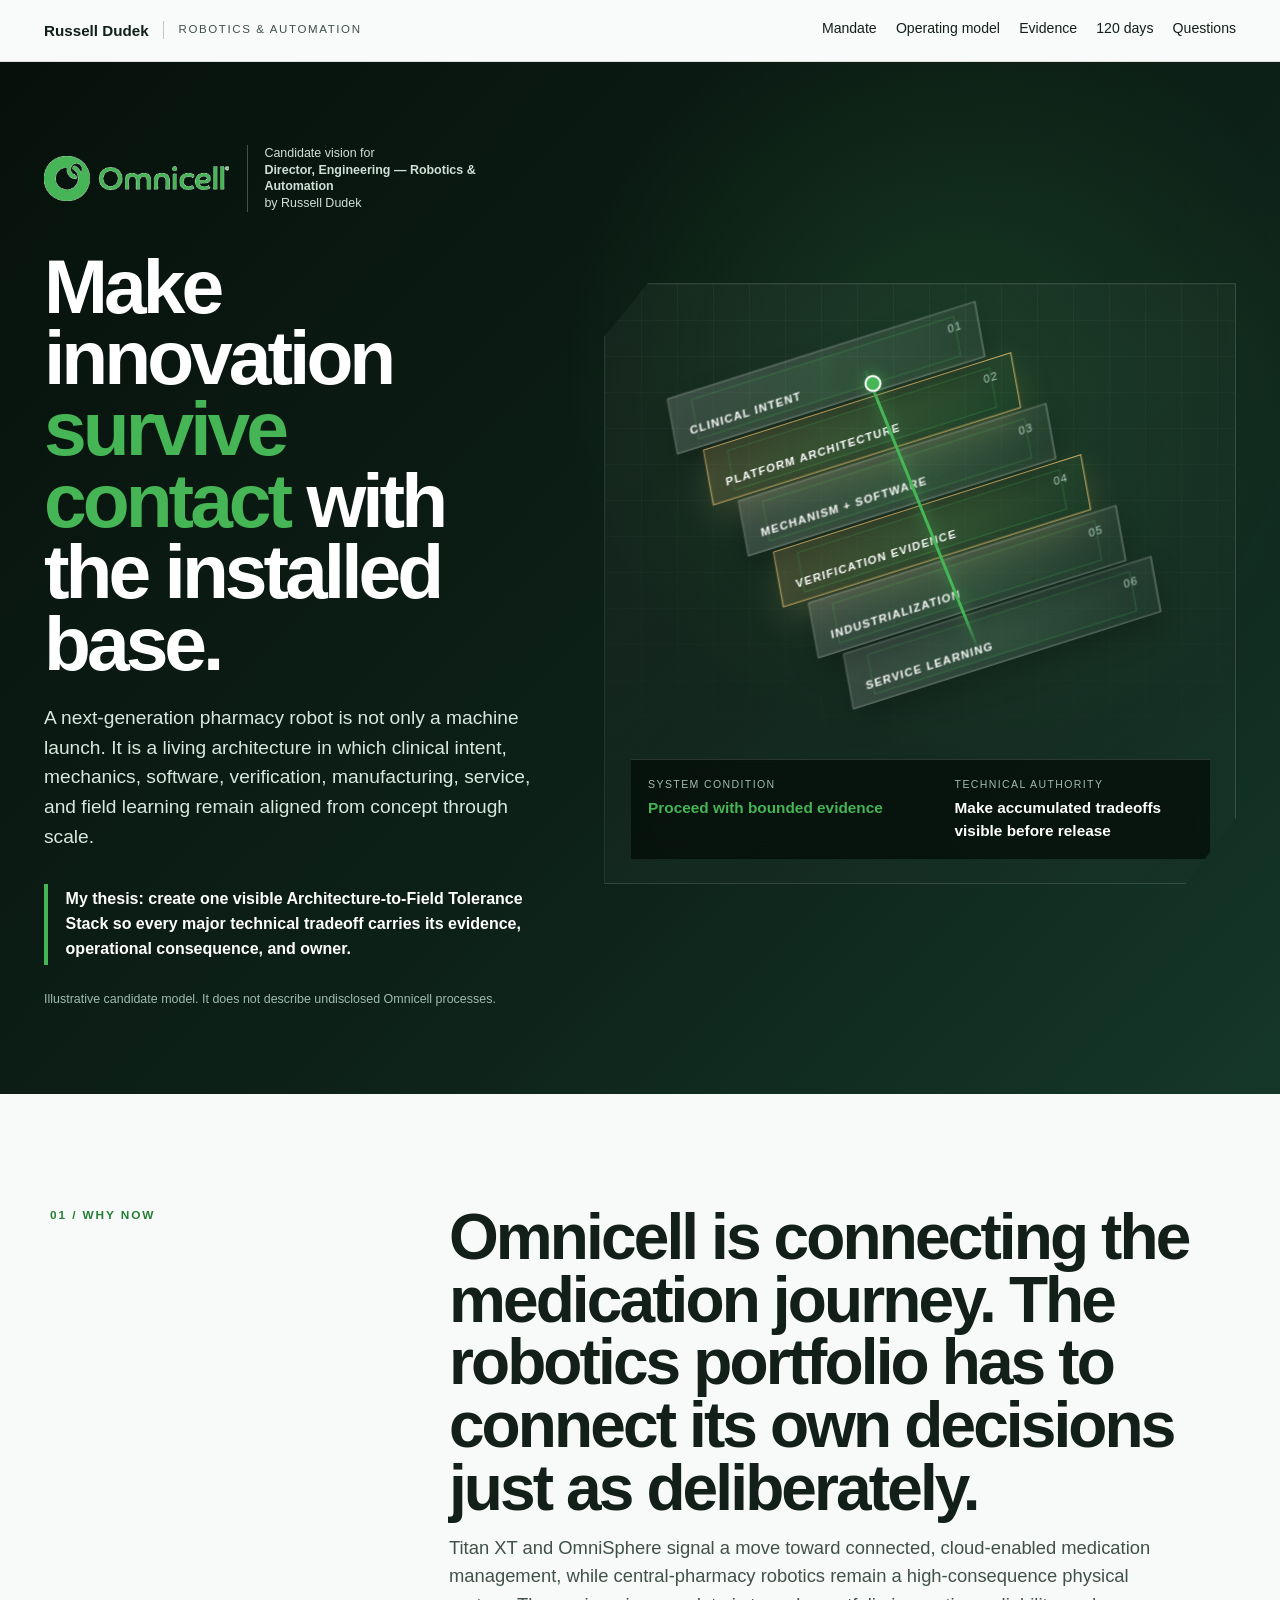
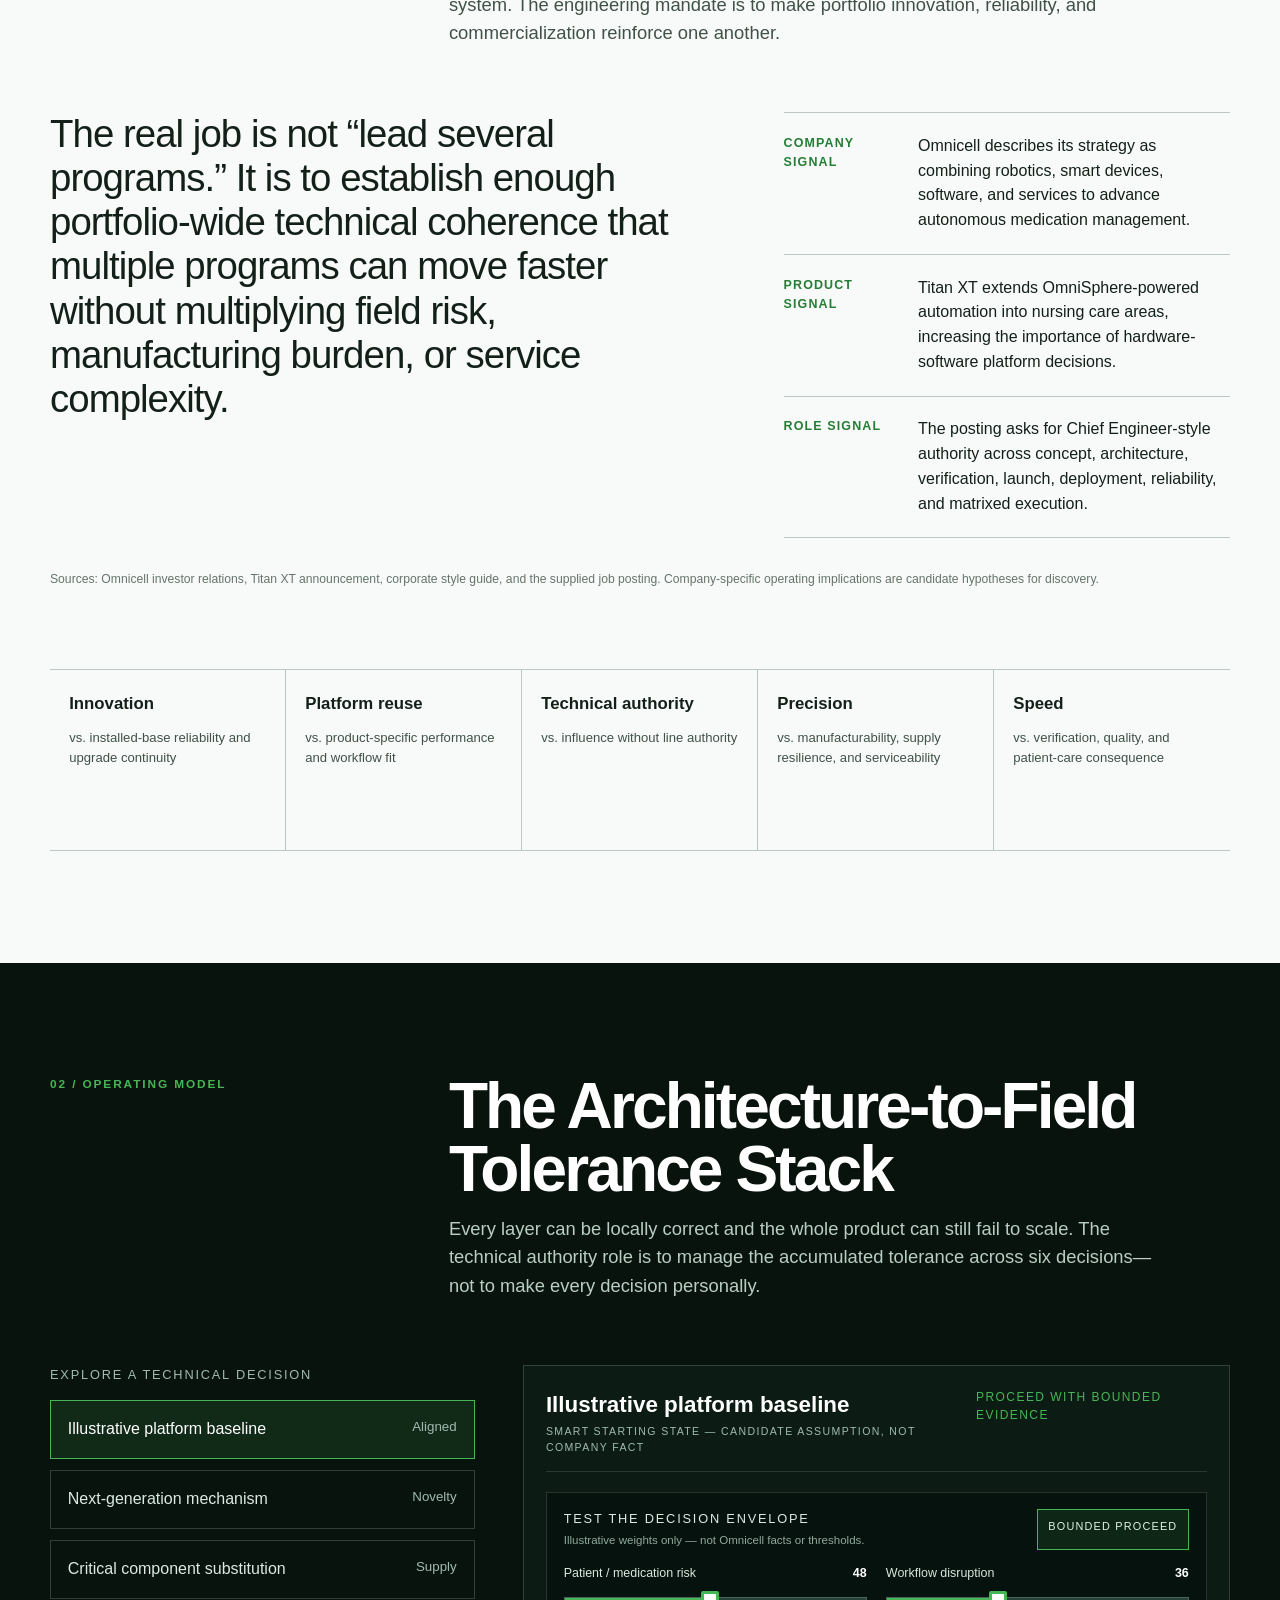
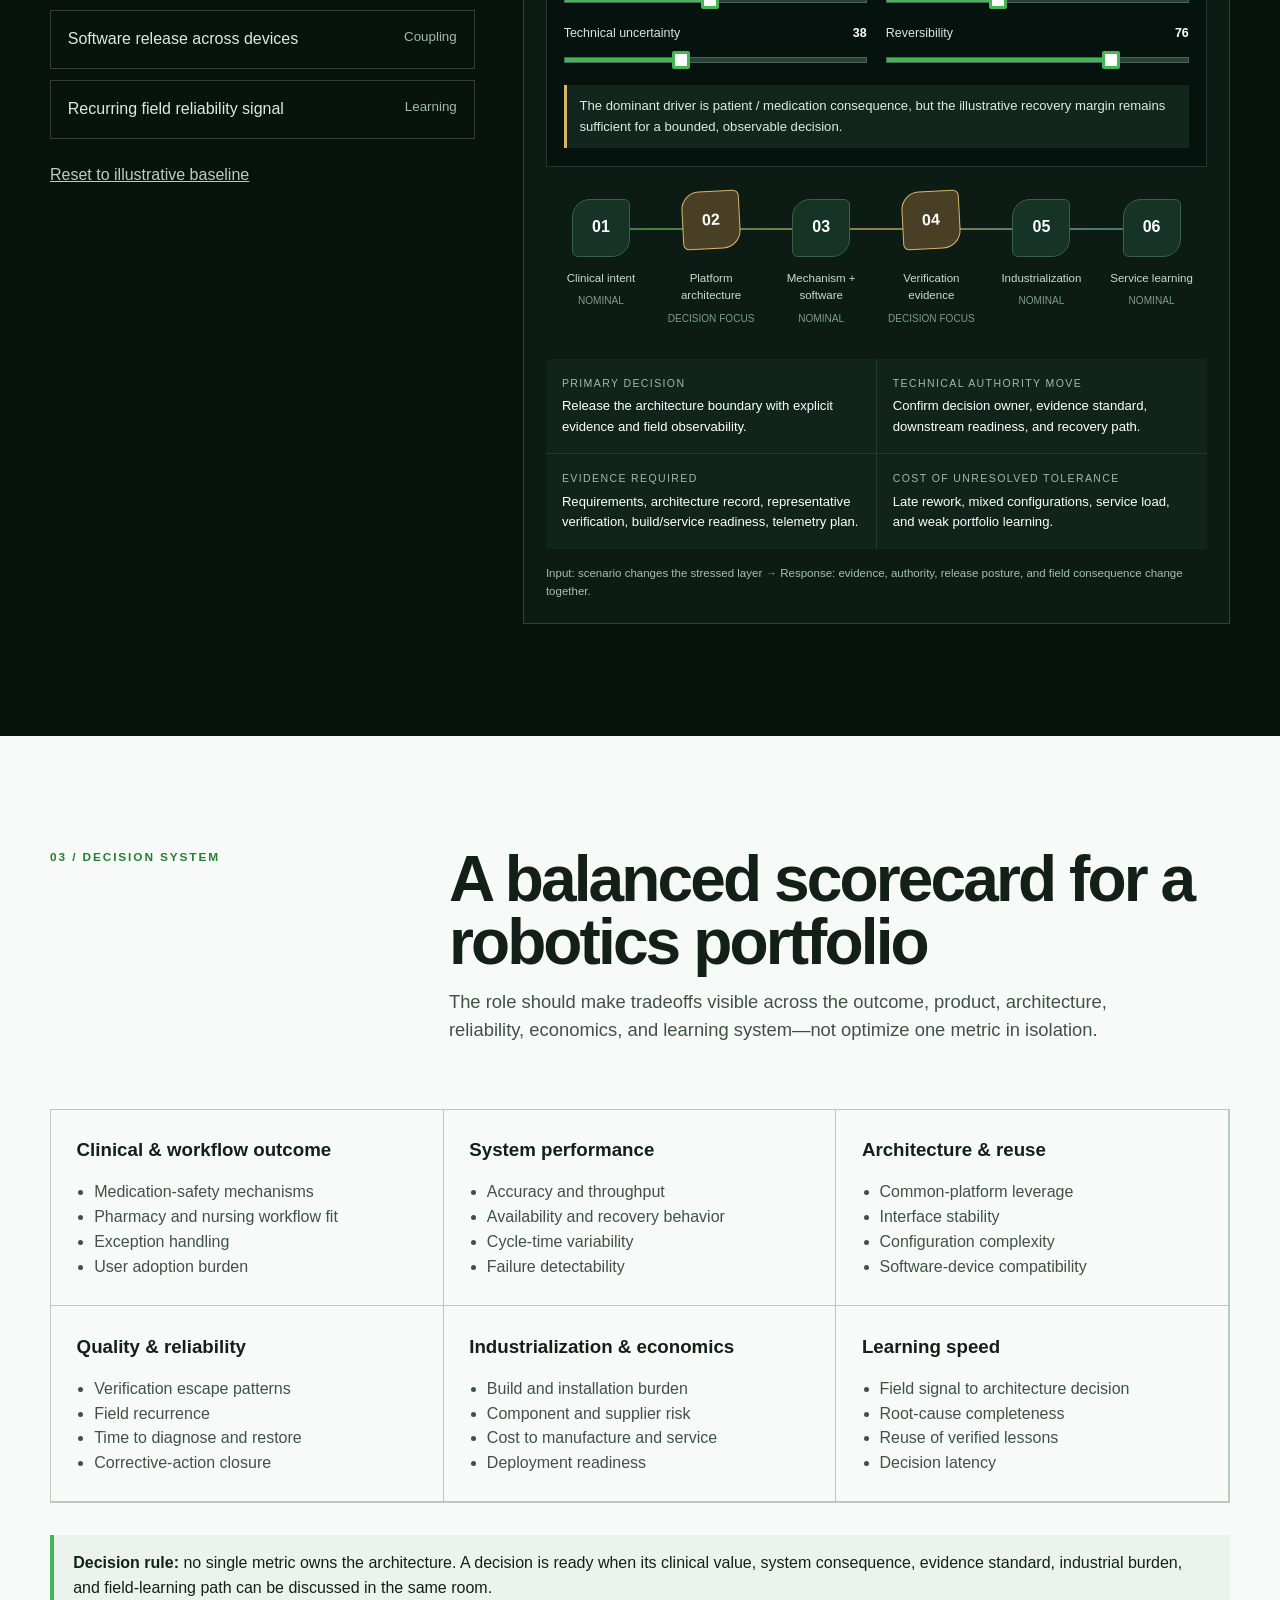
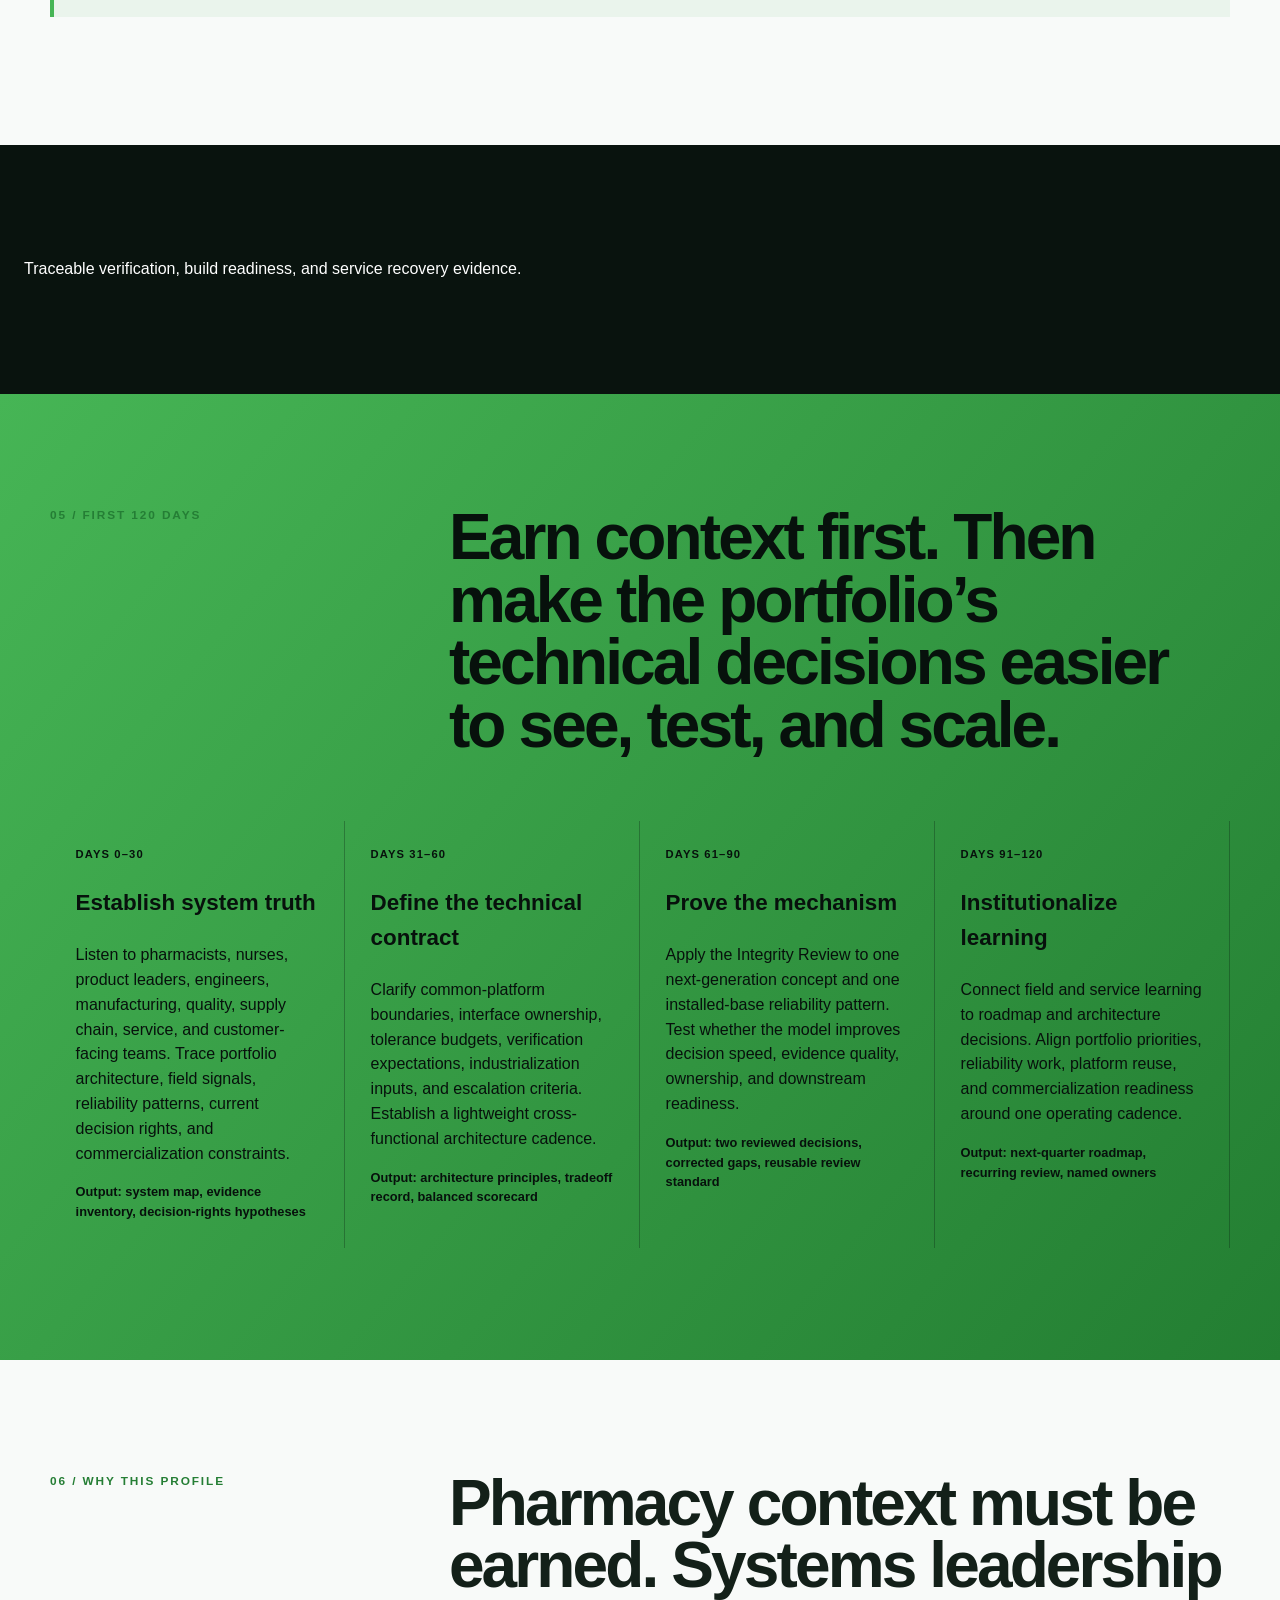
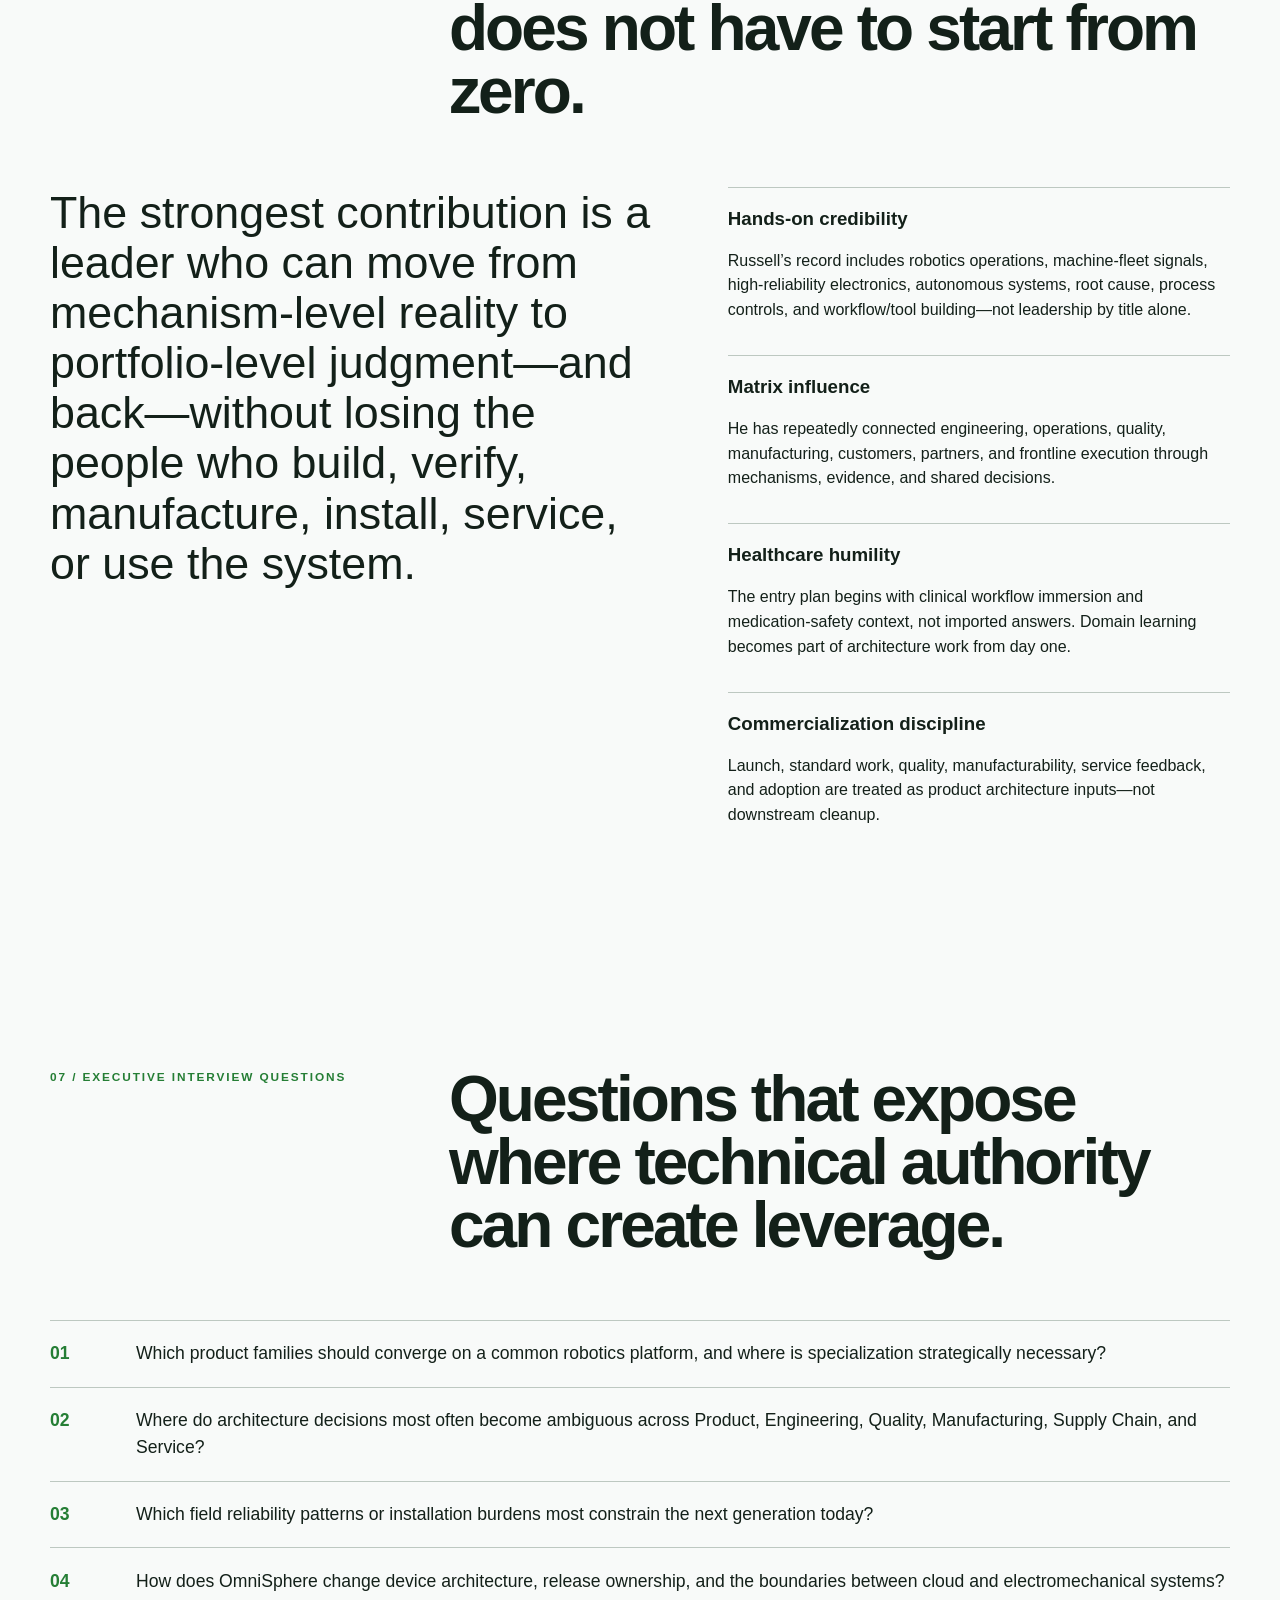
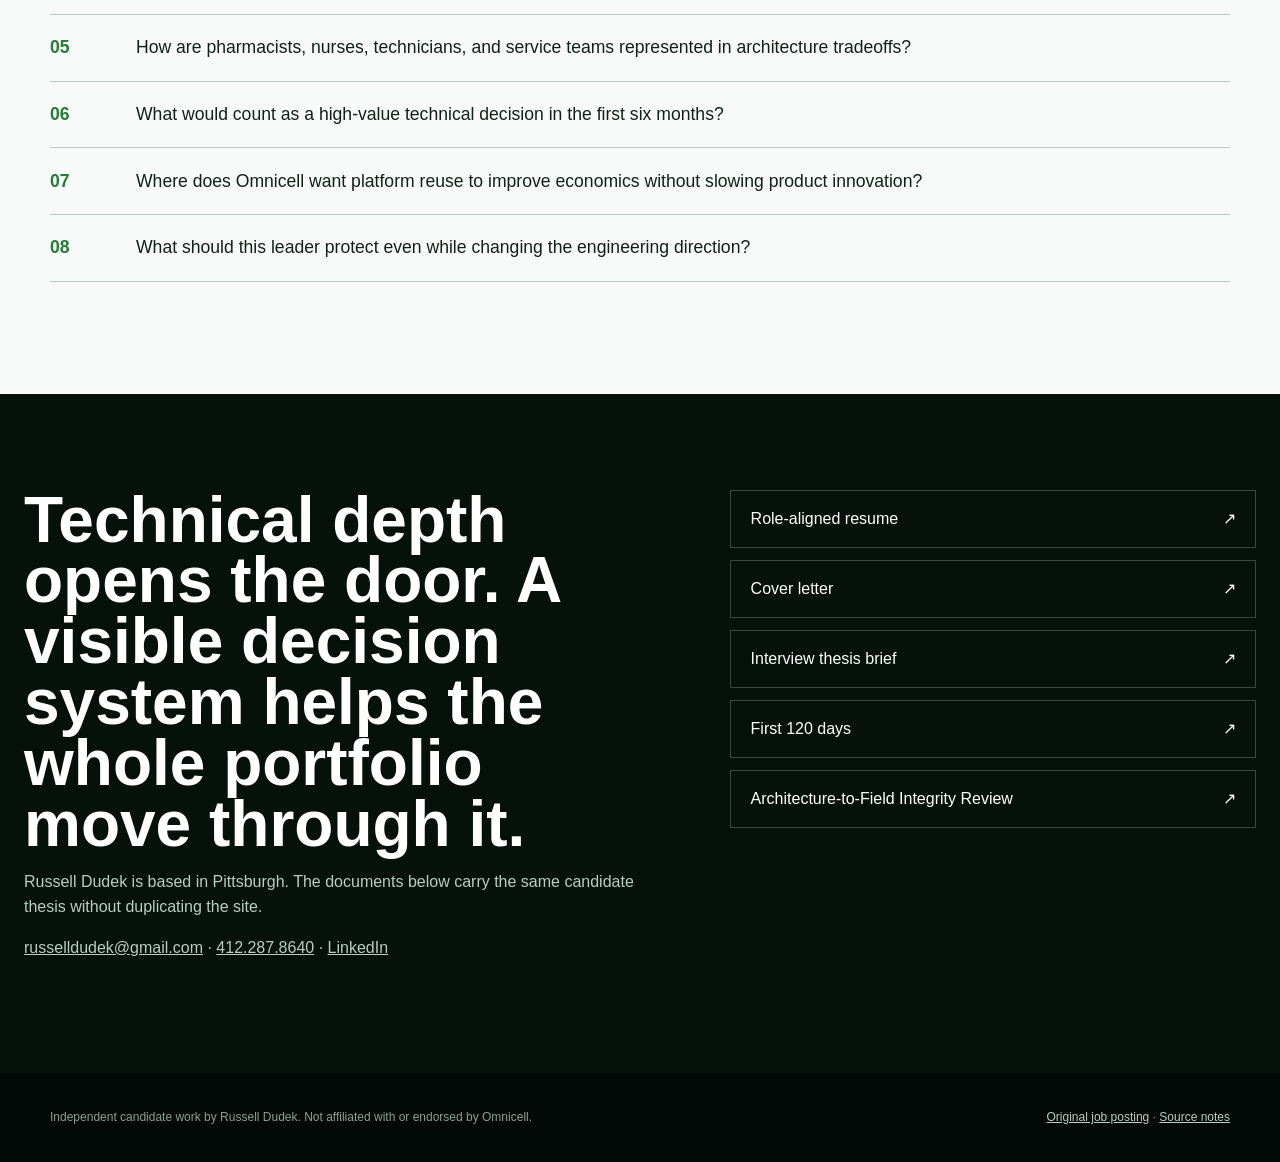
<file: index.html>
<!DOCTYPE html>

<html lang="en"><head><meta charset="utf-8"/><meta content="width=device-width,initial-scale=1" name="viewport"/><title>Russell Dudek | Omnicell Robotics &amp; Automation Candidate Vision</title><meta content="Independent candidate vision for Omnicell Director, Engineering – Robotics &amp; Automation by Russell Dudek." name="description"/><link href="assets/brand/omnicell-logo.svg" rel="icon"/><link href="styles.css" rel="stylesheet"/></head>
<body id="top"><a class="skip-link" href="#main">Skip to content</a><nav class="site-nav"><div class="nav-inner"><a class="nav-brand" href="#top"><strong>Russell Dudek</strong><span>Robotics &amp; Automation</span></a><div class="nav-links"><a href="#tension">Mandate</a><a href="#model">Operating model</a><a href="#evidence">Evidence</a><a href="#entry">120 days</a><a href="#questions">Questions</a></div></div></nav><main id="main">
<section class="hero"><div class="hero-grid"><div><div class="company-lockup"><img alt="Omnicell" src="assets/brand/omnicell-logo.svg"/><div class="independent">Candidate vision for<br/><strong>Director, Engineering — Robotics &amp; Automation</strong><br/>by Russell Dudek</div></div><div aria-label="Compact animated architecture-to-field stack" class="mobile-stack-preview"><span>Clinical</span><span>Architecture</span><span>Mechanism</span><span>Evidence</span><span>Scale</span><span>Field</span><i aria-hidden="true"></i></div><h1>Make innovation <em>survive contact</em> with the installed base.</h1><p class="hero-lede">A next-generation pharmacy robot is not only a machine launch. It is a living architecture in which clinical intent, mechanics, software, verification, manufacturing, service, and field learning remain aligned from concept through scale.</p><p class="hero-thesis">My thesis: create one visible Architecture-to-Field Tolerance Stack so every major technical tradeoff carries its evidence, operational consequence, and owner.</p><p class="hero-note">Illustrative candidate model. It does not describe undisclosed Omnicell processes.</p></div>
<div aria-label="Animated exploded architecture-to-field tolerance stack" class="assembly-wrap"><div class="assembly-frame"><div class="assembly-grid"></div><div class="stack-stage" data-motion="architecture-assembly" id="hero-stack"><div class="axis"></div>
<div class="module" data-i="1" data-index="01"><span>Clinical intent</span></div><div class="module" data-i="2" data-index="02"><span>Platform architecture</span></div><div class="module" data-i="3" data-index="03"><span>Mechanism + software</span></div><div class="module" data-i="4" data-index="04"><span>Verification evidence</span></div><div class="module" data-i="5" data-index="05"><span>Industrialization</span></div><div class="module" data-i="6" data-index="06"><span>Service learning</span></div><div aria-hidden="true" class="alignment-scan"><span>evidence sweep</span></div></div><div class="tolerance-readout"><div><div class="readout-label">System condition</div><div class="readout-value readout-state">Aligned for an evidence-backed decision</div></div><div><div class="readout-label">Technical authority</div><div class="readout-value">Make accumulated tradeoffs visible before release</div></div></div></div></div></div></section>
<section class="section" id="tension"><div class="section-inner"><div class="section-header"><div class="section-number">01 / Why now</div><div><h2>Omnicell is connecting the medication journey. The robotics portfolio has to connect its own decisions just as deliberately.</h2><p class="section-intro">Titan XT and OmniSphere signal a move toward connected, cloud-enabled medication management, while central-pharmacy robotics remain a high-consequence physical system. The engineering mandate is to make portfolio innovation, reliability, and commercialization reinforce one another.</p></div></div><div class="moment-layout"><p class="moment-statement">The real job is not “lead several programs.” It is to establish enough portfolio-wide technical coherence that multiple programs can move faster without multiplying field risk, manufacturing burden, or service complexity.</p><div class="moment-lines"><div class="moment-line"><strong>Company signal</strong><p>Omnicell describes its strategy as combining robotics, smart devices, software, and services to advance autonomous medication management.</p></div><div class="moment-line"><strong>Product signal</strong><p>Titan XT extends OmniSphere-powered automation into nursing care areas, increasing the importance of hardware-software platform decisions.</p></div><div class="moment-line"><strong>Role signal</strong><p>The posting asks for Chief Engineer-style authority across concept, architecture, verification, launch, deployment, reliability, and matrixed execution.</p></div></div></div><p class="source-note">Sources: Omnicell investor relations, Titan XT announcement, corporate style guide, and the supplied job posting. Company-specific operating implications are candidate hypotheses for discovery.</p>
<div class="tensions"><div class="tension"><b>Innovation</b><span>vs. installed-base reliability and upgrade continuity</span></div><div class="tension"><b>Platform reuse</b><span>vs. product-specific performance and workflow fit</span></div><div class="tension"><b>Technical authority</b><span>vs. influence without line authority</span></div><div class="tension"><b>Precision</b><span>vs. manufacturability, supply resilience, and serviceability</span></div><div class="tension"><b>Speed</b><span>vs. verification, quality, and patient-care consequence</span></div></div></div></section>
<section class="section dark" id="model"><div class="section-inner"><div class="section-header"><div class="section-number">02 / Operating model</div><div><h2>The Architecture-to-Field Tolerance Stack</h2><p class="section-intro">Every layer can be locally correct and the whole product can still fail to scale. The technical authority role is to manage the accumulated tolerance across six decisions—not to make every decision personally.</p></div></div><div class="model-layout"><div class="scenario-controls"><div class="control-heading">Explore a technical decision</div><div aria-label="Tolerance stack scenarios" class="scenario-list" role="group"><button aria-pressed="true" class="scenario-button" data-scenario="baseline"><span>Illustrative platform baseline</span><small>Aligned</small></button><button aria-pressed="false" class="scenario-button" data-scenario="mechanism"><span>Next-generation mechanism</span><small>Novelty</small></button><button aria-pressed="false" class="scenario-button" data-scenario="supply"><span>Critical component substitution</span><small>Supply</small></button><button aria-pressed="false" class="scenario-button" data-scenario="software"><span>Software release across devices</span><small>Coupling</small></button><button aria-pressed="false" class="scenario-button" data-scenario="field"><span>Recurring field reliability signal</span><small>Learning</small></button></div><button class="reset-button" id="reset-scenario">Reset to illustrative baseline</button></div>
<div aria-live="polite" class="integrity-canvas"><div class="canvas-top"><div><div class="canvas-title" id="scenario-title">Illustrative platform baseline</div><div class="readout-label">Smart starting state — candidate assumption, not company fact</div></div><div class="canvas-status" id="scenario-status">Proceed with bounded evidence</div></div><div aria-labelledby="tolerance-control-title" class="tolerance-controls">
<div class="tolerance-control-head">
<div>
<div class="control-heading" id="tolerance-control-title">Test the decision envelope</div>
<p>Illustrative weights only — not Omnicell facts or thresholds.</p>
</div>
<div class="decision-badge" id="decision-badge">Bounded proceed</div>
</div>
<div class="slider-grid">
<label class="tolerance-slider" for="risk-patient">
<span>Patient / medication risk</span><output for="risk-patient" id="value-patient">48</output>
<input id="risk-patient" max="100" min="0" name="patient" step="1" type="range" value="48"/>
</label>
<label class="tolerance-slider" for="risk-workflow">
<span>Workflow disruption</span><output for="risk-workflow" id="value-workflow">36</output>
<input id="risk-workflow" max="100" min="0" name="workflow" step="1" type="range" value="36"/>
</label>
<label class="tolerance-slider" for="risk-uncertainty">
<span>Technical uncertainty</span><output for="risk-uncertainty" id="value-uncertainty">38</output>
<input id="risk-uncertainty" max="100" min="0" name="uncertainty" step="1" type="range" value="38"/>
</label>
<label class="tolerance-slider" for="risk-reversibility">
<span>Reversibility</span><output for="risk-reversibility" id="value-reversibility">76</output>
<input id="risk-reversibility" max="100" min="0" name="reversibility" step="1" type="range" value="76"/>
</label>
</div>
<div class="decision-summary" id="decision-summary" role="status">The illustrative baseline supports a bounded decision because consequence and uncertainty remain below the available recovery margin.</div>
</div><div class="tolerance-chain" id="tolerance-chain"><div class="chain-item" data-part="clinical"><div class="chain-node">01</div><div class="chain-name">Clinical intent</div><div class="chain-state">Defined</div></div><div class="chain-item" data-part="architecture"><div class="chain-node">02</div><div class="chain-name">Platform architecture</div><div class="chain-state">Bounded</div></div><div class="chain-item" data-part="mechanism"><div class="chain-node">03</div><div class="chain-name">Mechanism + software</div><div class="chain-state">Integrated</div></div><div class="chain-item" data-part="verification"><div class="chain-node">04</div><div class="chain-name">Verification evidence</div><div class="chain-state">Sufficient</div></div><div class="chain-item" data-part="industrial"><div class="chain-node">05</div><div class="chain-name">Industrialization</div><div class="chain-state">Ready</div></div><div class="chain-item" data-part="field"><div class="chain-node">06</div><div class="chain-name">Service learning</div><div class="chain-state">Closed loop</div></div></div><div class="canvas-details"><div><div class="readout-label">Primary decision</div><div class="detail-value" id="primary-decision">Release the architecture boundary with explicit evidence and field observability.</div></div><div><div class="readout-label">Technical authority move</div><div class="detail-value" id="authority-move">Confirm decision owner, evidence standard, downstream readiness, and recovery path.</div></div><div><div class="readout-label">Evidence required</div><div class="detail-value" id="evidence-required">Requirements, architecture record, representative verification, build/service readiness, telemetry plan.</div></div><div><div class="readout-label">Cost of unresolved tolerance</div><div class="detail-value" id="cost-inaction">Late rework, mixed configurations, service load, and weak portfolio learning.</div></div></div><div class="causal-note"><span>Input:</span> scenario changes the stressed layer <b>→</b> <span>Response:</span> evidence, authority, release posture, and field consequence change together.</div></div></div></div></section>
<section class="section"><div class="section-inner"><div class="section-header"><div class="section-number">03 / Decision system</div><div><h2>A balanced scorecard for a robotics portfolio</h2><p class="section-intro">The role should make tradeoffs visible across the outcome, product, architecture, reliability, economics, and learning system—not optimize one metric in isolation.</p></div></div><div class="scorecard"><div class="score-domain"><h3>Clinical &amp; workflow outcome</h3><ul><li>Medication-safety mechanisms</li><li>Pharmacy and nursing workflow fit</li><li>Exception handling</li><li>User adoption burden</li></ul></div><div class="score-domain"><h3>System performance</h3><ul><li>Accuracy and throughput</li><li>Availability and recovery behavior</li><li>Cycle-time variability</li><li>Failure detectability</li></ul></div><div class="score-domain"><h3>Architecture &amp; reuse</h3><ul><li>Common-platform leverage</li><li>Interface stability</li><li>Configuration complexity</li><li>Software-device compatibility</li></ul></div><div class="score-domain"><h3>Quality &amp; reliability</h3><ul><li>Verification escape patterns</li><li>Field recurrence</li><li>Time to diagnose and restore</li><li>Corrective-action closure</li></ul></div><div class="score-domain"><h3>Industrialization &amp; economics</h3><ul><li>Build and installation burden</li><li>Component and supplier risk</li><li>Cost to manufacture and service</li><li>Deployment readiness</li></ul></div><div class="score-domain"><h3>Learning speed</h3><ul><li>Field signal to architecture decision</li><li>Root-cause completeness</li><li>Reuse of verified lessons</li><li>Decision latency</li></ul></div></div><p class="assumption"><strong>Decision rule:</strong> no single metric owns the architecture. A decision is ready when its clinical value, system consequence, evidence standard, industrial burden, and field-learning path can be discussed in the same room.</p></div></section>
<section class="section dark" id="evidence"><div class="section-inner"><div class="section-header"><div class="section-number">04 / Transferable evidence</div><div><h2>Robotics operations, high-reliability engineering, autonomous systems, and launch discipline—one through-line.</h2><p class="section-intro">The evidence is adjacent where pharmacy-specific knowledge must be learned, and direct where complex electromechanical products, quality systems, cross-functional execution, and field feedback are the work.</p></div></div><div class="evidence-path"><div class="evidence-stop"><div class="year">Current</div><h3>Vape-Jet</h3><p><strong>Robotics operating system.</strong> Connects production, quality, support, engineering issue flow, customer, ERP, telemetry, training, and accountability in a software-enabled robotics and machine-vision environment with approximately 1,000 fielded robots.</p></div><div class="evidence-stop"><div class="year">2000–2013</div><h3>Compunetics</h3><p><strong>High-reliability product leadership.</strong> Led engineering, manufacturing, quality, customer delivery, root cause, process controls, and complex technical programs in advanced electronics.</p></div><div class="evidence-stop"><div class="year">2018–2022</div><h3>ZeusVu</h3><p><strong>Autonomous systems judgment.</strong> Led regulated drone operations with a 100% safety record and no FAA incidents; developed computer-vision and medical-delivery chain-of-custody concepts.</p></div><div class="evidence-stop"><div class="year">2014–2018</div><h3>Amazon</h3><p><strong>Launch and scale mechanisms.</strong> Built 24/7 operating routines, throughput visibility, escalation, standard work, and customer-backward execution supporting approximately five million second-day orders annually.</p></div><div class="evidence-stop"><div class="year">2017–Present</div><h3>DudeWorth</h3><p><strong>Decision-system design.</strong> Develops automation opportunity, governance, human-authority, evaluation, adoption, and time-to-value frameworks across robotics and operations.</p></div></div><p class="evidence-integrity">Evidence boundary: this campaign does not claim direct ownership of Omnicell products, pharmacy workflows, clinical validation, or undisclosed internal systems. It argues transferability from verified robotics, engineering, manufacturing, quality, autonomous-systems, and operating-mechanism experience.</p></div></section>
<section class="section green-band" id="entry"><div class="section-inner"><div class="section-header"><div class="section-number">05 / First 120 days</div><div><h2>Earn context first. Then make the portfolio’s technical decisions easier to see, test, and scale.</h2></div></div><div class="plan"><div class="plan-phase"><div class="days">Days 0–30</div><h3>Establish system truth</h3><p>Listen to pharmacists, nurses, product leaders, engineers, manufacturing, quality, supply chain, service, and customer-facing teams. Trace portfolio architecture, field signals, reliability patterns, current decision rights, and commercialization constraints.</p><div class="output">Output: system map, evidence inventory, decision-rights hypotheses</div></div><div class="plan-phase"><div class="days">Days 31–60</div><h3>Define the technical contract</h3><p>Clarify common-platform boundaries, interface ownership, tolerance budgets, verification expectations, industrialization inputs, and escalation criteria. Establish a lightweight cross-functional architecture cadence.</p><div class="output">Output: architecture principles, tradeoff record, balanced scorecard</div></div><div class="plan-phase"><div class="days">Days 61–90</div><h3>Prove the mechanism</h3><p>Apply the Integrity Review to one next-generation concept and one installed-base reliability pattern. Test whether the model improves decision speed, evidence quality, ownership, and downstream readiness.</p><div class="output">Output: two reviewed decisions, corrected gaps, reusable review standard</div></div><div class="plan-phase"><div class="days">Days 91–120</div><h3>Institutionalize learning</h3><p>Connect field and service learning to roadmap and architecture decisions. Align portfolio priorities, reliability work, platform reuse, and commercialization readiness around one operating cadence.</p><div class="output">Output: next-quarter roadmap, recurring review, named owners</div></div></div></div></section>
<section class="section"><div class="section-inner"><div class="section-header"><div class="section-number">06 / Why this profile</div><div><h2>Pharmacy context must be earned. Systems leadership does not have to start from zero.</h2></div></div><div class="transfer-layout"><p class="transfer-quote">The strongest contribution is a leader who can move from mechanism-level reality to portfolio-level judgment—and back—without losing the people who build, verify, manufacture, install, service, or use the system.</p><div class="transfer-points"><div class="transfer-point"><h3>Hands-on credibility</h3><p>Russell’s record includes robotics operations, machine-fleet signals, high-reliability electronics, autonomous systems, root cause, process controls, and workflow/tool building—not leadership by title alone.</p></div><div class="transfer-point"><h3>Matrix influence</h3><p>He has repeatedly connected engineering, operations, quality, manufacturing, customers, partners, and frontline execution through mechanisms, evidence, and shared decisions.</p></div><div class="transfer-point"><h3>Healthcare humility</h3><p>The entry plan begins with clinical workflow immersion and medication-safety context, not imported answers. Domain learning becomes part of architecture work from day one.</p></div><div class="transfer-point"><h3>Commercialization discipline</h3><p>Launch, standard work, quality, manufacturability, service feedback, and adoption are treated as product architecture inputs—not downstream cleanup.</p></div></div></div></div></section>
<section class="section" id="questions"><div class="section-inner"><div class="section-header"><div class="section-number">07 / Executive interview questions</div><div><h2>Questions that expose where technical authority can create leverage.</h2></div></div><div class="questions"><div class="question">Which product families should converge on a common robotics platform, and where is specialization strategically necessary?</div><div class="question">Where do architecture decisions most often become ambiguous across Product, Engineering, Quality, Manufacturing, Supply Chain, and Service?</div><div class="question">Which field reliability patterns or installation burdens most constrain the next generation today?</div><div class="question">How does OmniSphere change device architecture, release ownership, and the boundaries between cloud and electromechanical systems?</div><div class="question">How are pharmacists, nurses, technicians, and service teams represented in architecture tradeoffs?</div><div class="question">What would count as a high-value technical decision in the first six months?</div><div class="question">Where does Omnicell want platform reuse to improve economics without slowing product innovation?</div><div class="question">What should this leader protect even while changing the engineering direction?</div></div></div></section>
<section class="final"><div class="final-inner"><div><h2>Technical depth opens the door. A visible decision system helps the whole portfolio move through it.</h2><p>Russell Dudek is based in Pittsburgh. The documents below carry the same candidate thesis without duplicating the site.</p><p><a href="mailto:russelldudek@gmail.com">russelldudek@gmail.com</a> · <a href="tel:+14122878640">412.287.8640</a> · <a href="https://www.linkedin.com/in/russelldudek">LinkedIn</a></p></div><div class="doc-links"><a class="doc-link" href="resume.html"><span>Role-aligned resume</span><span>↗</span></a><a class="doc-link" href="cover-letter.html"><span>Cover letter</span><span>↗</span></a><a class="doc-link" href="interview-brief.html"><span>Interview thesis brief</span><span>↗</span></a><a class="doc-link" href="120-day-plan.html"><span>First 120 days</span><span>↗</span></a><a class="doc-link" href="integrity-review.html"><span>Architecture-to-Field Integrity Review</span><span>↗</span></a></div></div></section></main>
<footer><div class="footer-inner"><div>Independent candidate work by Russell Dudek. Not affiliated with or endorsed by Omnicell.</div><div><a href="https://apply.omnicell.com/careers/job/1133913468529?domain=omnicell.com&amp;utm_source=LinkedIn">Original job posting</a> · <a href="sources.md">Source notes</a></div></div></footer><script src="app.js"></script></body></html>
</file>
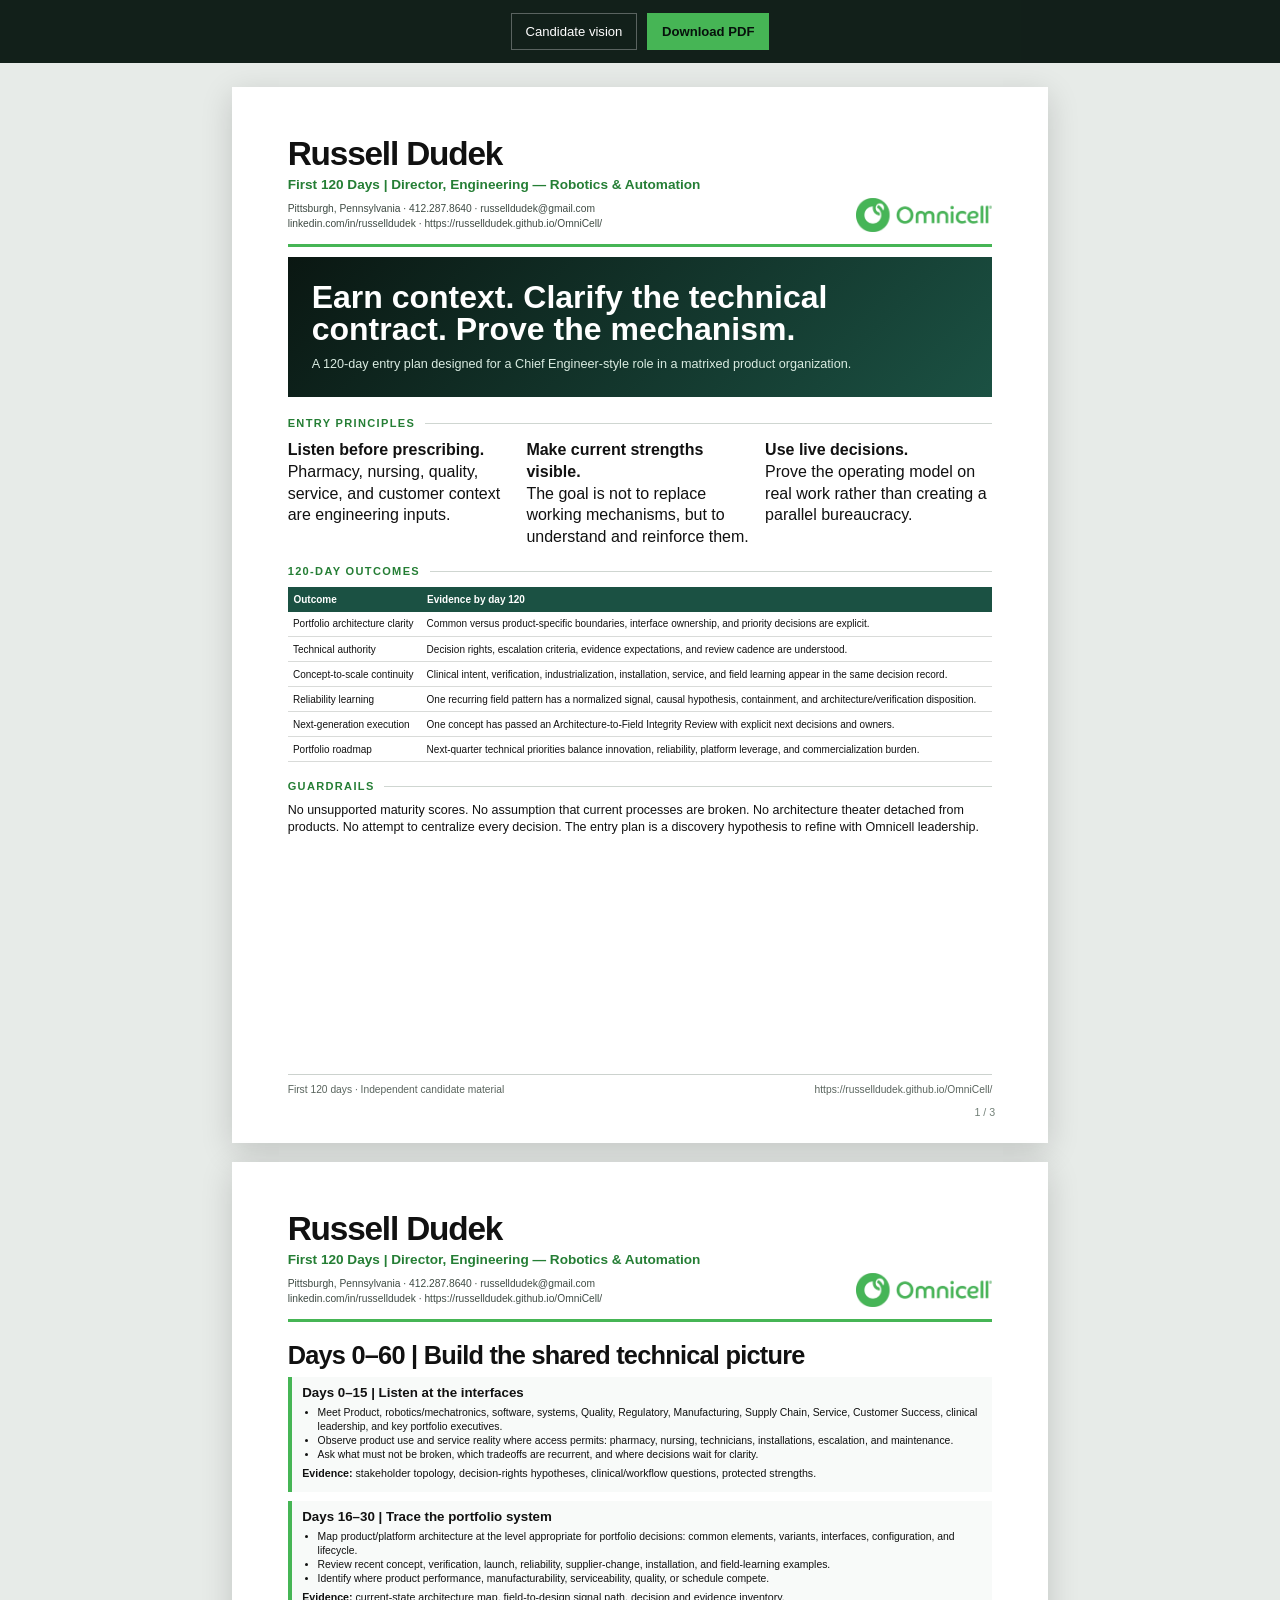
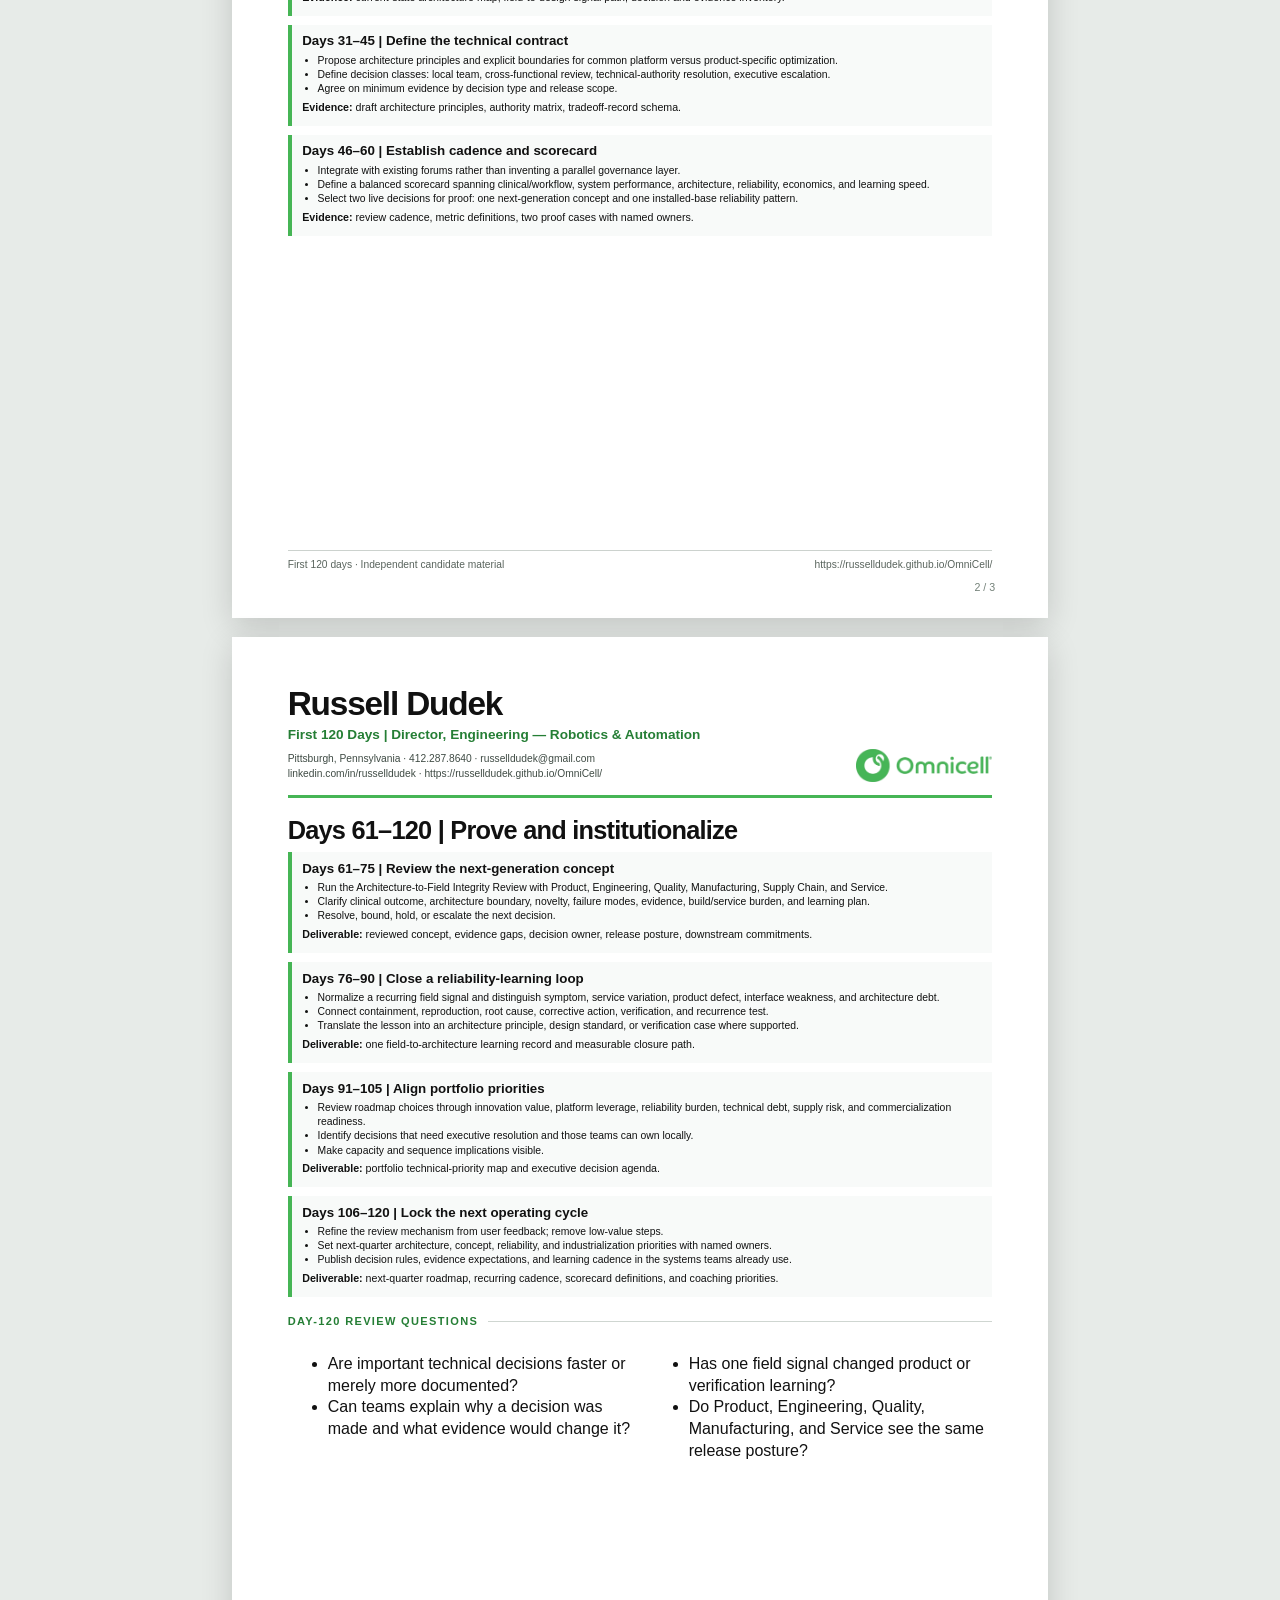
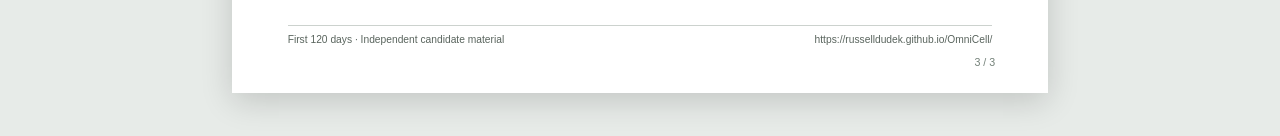
<file: 120-day-plan.html>
<!doctype html><html lang="en"><head><meta charset="utf-8"><meta name="viewport" content="width=device-width,initial-scale=1"><title>Russell Dudek — Omnicell First 120 Days</title><link rel="stylesheet" href="document.css"></head><body><nav class="doc-actions" aria-label="Document actions"><a href="index.html">Candidate vision</a><a class="primary" href="docs/Russell-Dudek-Omnicell-First-120-Days.pdf" download>Download PDF</a></nav><main class="document"><section class="doc-page" data-page="1 / 3"><div class="doc-content"><header class="doc-header"><div><h1>Russell Dudek</h1><div class="identity-line">First 120 Days | Director, Engineering — Robotics & Automation</div><div class="contact-line">Pittsburgh, Pennsylvania · <a href="tel:+14122878640">412.287.8640</a> · <a href="mailto:russelldudek@gmail.com">russelldudek@gmail.com</a><br><a href="https://www.linkedin.com/in/russelldudek">linkedin.com/in/russelldudek</a> · <a href="https://russelldudek.github.io/OmniCell/">https://russelldudek.github.io/OmniCell/</a></div></div><img class="doc-logo" src="assets/brand/omnicell-logo.svg" alt="Omnicell"></header><div class="brief-hero"><h2>Earn context. Clarify the technical contract. Prove the mechanism.</h2><p>A 120-day entry plan designed for a Chief Engineer-style role in a matrixed product organization.</p></div><div class="rule-title">Entry principles</div><div class="three-col"><div class="callout"><strong>Listen before prescribing.</strong><br>Pharmacy, nursing, quality, service, and customer context are engineering inputs.</div><div class="callout"><strong>Make current strengths visible.</strong><br>The goal is not to replace working mechanisms, but to understand and reinforce them.</div><div class="callout"><strong>Use live decisions.</strong><br>Prove the operating model on real work rather than creating a parallel bureaucracy.</div></div><div class="rule-title">120-day outcomes</div><table class="matrix"><thead><tr><th>Outcome</th><th>Evidence by day 120</th></tr></thead><tbody><tr><td>Portfolio architecture clarity</td><td>Common versus product-specific boundaries, interface ownership, and priority decisions are explicit.</td></tr><tr><td>Technical authority</td><td>Decision rights, escalation criteria, evidence expectations, and review cadence are understood.</td></tr><tr><td>Concept-to-scale continuity</td><td>Clinical intent, verification, industrialization, installation, service, and field learning appear in the same decision record.</td></tr><tr><td>Reliability learning</td><td>One recurring field pattern has a normalized signal, causal hypothesis, containment, and architecture/verification disposition.</td></tr><tr><td>Next-generation execution</td><td>One concept has passed an Architecture-to-Field Integrity Review with explicit next decisions and owners.</td></tr><tr><td>Portfolio roadmap</td><td>Next-quarter technical priorities balance innovation, reliability, platform leverage, and commercialization burden.</td></tr></tbody></table><div class="rule-title">Guardrails</div><p class="summary">No unsupported maturity scores. No assumption that current processes are broken. No architecture theater detached from products. No attempt to centralize every decision. The entry plan is a discovery hypothesis to refine with Omnicell leadership.</p></div><footer class="doc-footer"><span>First 120 days · Independent candidate material</span><span><a href="https://russelldudek.github.io/OmniCell/">https://russelldudek.github.io/OmniCell/</a></span></footer></section><section class="doc-page" data-page="2 / 3"><div class="doc-content"><header class="doc-header"><div><h1>Russell Dudek</h1><div class="identity-line">First 120 Days | Director, Engineering — Robotics & Automation</div><div class="contact-line">Pittsburgh, Pennsylvania · <a href="tel:+14122878640">412.287.8640</a> · <a href="mailto:russelldudek@gmail.com">russelldudek@gmail.com</a><br><a href="https://www.linkedin.com/in/russelldudek">linkedin.com/in/russelldudek</a> · <a href="https://russelldudek.github.io/OmniCell/">https://russelldudek.github.io/OmniCell/</a></div></div><img class="doc-logo" src="assets/brand/omnicell-logo.svg" alt="Omnicell"></header><h2 class="doc-title">Days 0–60 | Build the shared technical picture</h2><div class="phase"><h3>Days 0–15 | Listen at the interfaces</h3><ul><li>Meet Product, robotics/mechatronics, software, systems, Quality, Regulatory, Manufacturing, Supply Chain, Service, Customer Success, clinical leadership, and key portfolio executives.</li><li>Observe product use and service reality where access permits: pharmacy, nursing, technicians, installations, escalation, and maintenance.</li><li>Ask what must not be broken, which tradeoffs are recurrent, and where decisions wait for clarity.</li></ul><p><strong>Evidence:</strong> stakeholder topology, decision-rights hypotheses, clinical/workflow questions, protected strengths.</p></div><div class="phase"><h3>Days 16–30 | Trace the portfolio system</h3><ul><li>Map product/platform architecture at the level appropriate for portfolio decisions: common elements, variants, interfaces, configuration, and lifecycle.</li><li>Review recent concept, verification, launch, reliability, supplier-change, installation, and field-learning examples.</li><li>Identify where product performance, manufacturability, serviceability, quality, or schedule compete.</li></ul><p><strong>Evidence:</strong> current-state architecture map, field-to-design signal path, decision and evidence inventory.</p></div><div class="phase"><h3>Days 31–45 | Define the technical contract</h3><ul><li>Propose architecture principles and explicit boundaries for common platform versus product-specific optimization.</li><li>Define decision classes: local team, cross-functional review, technical-authority resolution, executive escalation.</li><li>Agree on minimum evidence by decision type and release scope.</li></ul><p><strong>Evidence:</strong> draft architecture principles, authority matrix, tradeoff-record schema.</p></div><div class="phase"><h3>Days 46–60 | Establish cadence and scorecard</h3><ul><li>Integrate with existing forums rather than inventing a parallel governance layer.</li><li>Define a balanced scorecard spanning clinical/workflow, system performance, architecture, reliability, economics, and learning speed.</li><li>Select two live decisions for proof: one next-generation concept and one installed-base reliability pattern.</li></ul><p><strong>Evidence:</strong> review cadence, metric definitions, two proof cases with named owners.</p></div></div><footer class="doc-footer"><span>First 120 days · Independent candidate material</span><span><a href="https://russelldudek.github.io/OmniCell/">https://russelldudek.github.io/OmniCell/</a></span></footer></section><section class="doc-page" data-page="3 / 3"><div class="doc-content"><header class="doc-header"><div><h1>Russell Dudek</h1><div class="identity-line">First 120 Days | Director, Engineering — Robotics & Automation</div><div class="contact-line">Pittsburgh, Pennsylvania · <a href="tel:+14122878640">412.287.8640</a> · <a href="mailto:russelldudek@gmail.com">russelldudek@gmail.com</a><br><a href="https://www.linkedin.com/in/russelldudek">linkedin.com/in/russelldudek</a> · <a href="https://russelldudek.github.io/OmniCell/">https://russelldudek.github.io/OmniCell/</a></div></div><img class="doc-logo" src="assets/brand/omnicell-logo.svg" alt="Omnicell"></header><h2 class="doc-title">Days 61–120 | Prove and institutionalize</h2><div class="phase"><h3>Days 61–75 | Review the next-generation concept</h3><ul><li>Run the Architecture-to-Field Integrity Review with Product, Engineering, Quality, Manufacturing, Supply Chain, and Service.</li><li>Clarify clinical outcome, architecture boundary, novelty, failure modes, evidence, build/service burden, and learning plan.</li><li>Resolve, bound, hold, or escalate the next decision.</li></ul><p><strong>Deliverable:</strong> reviewed concept, evidence gaps, decision owner, release posture, downstream commitments.</p></div><div class="phase"><h3>Days 76–90 | Close a reliability-learning loop</h3><ul><li>Normalize a recurring field signal and distinguish symptom, service variation, product defect, interface weakness, and architecture debt.</li><li>Connect containment, reproduction, root cause, corrective action, verification, and recurrence test.</li><li>Translate the lesson into an architecture principle, design standard, or verification case where supported.</li></ul><p><strong>Deliverable:</strong> one field-to-architecture learning record and measurable closure path.</p></div><div class="phase"><h3>Days 91–105 | Align portfolio priorities</h3><ul><li>Review roadmap choices through innovation value, platform leverage, reliability burden, technical debt, supply risk, and commercialization readiness.</li><li>Identify decisions that need executive resolution and those teams can own locally.</li><li>Make capacity and sequence implications visible.</li></ul><p><strong>Deliverable:</strong> portfolio technical-priority map and executive decision agenda.</p></div><div class="phase"><h3>Days 106–120 | Lock the next operating cycle</h3><ul><li>Refine the review mechanism from user feedback; remove low-value steps.</li><li>Set next-quarter architecture, concept, reliability, and industrialization priorities with named owners.</li><li>Publish decision rules, evidence expectations, and learning cadence in the systems teams already use.</li></ul><p><strong>Deliverable:</strong> next-quarter roadmap, recurring cadence, scorecard definitions, and coaching priorities.</p></div><div class="rule-title">Day-120 review questions</div><div class="two-col"><div class="mini"><ul><li>Are important technical decisions faster or merely more documented?</li><li>Can teams explain why a decision was made and what evidence would change it?</li></ul></div><div class="mini"><ul><li>Has one field signal changed product or verification learning?</li><li>Do Product, Engineering, Quality, Manufacturing, and Service see the same release posture?</li></ul></div></div></div><footer class="doc-footer"><span>First 120 days · Independent candidate material</span><span><a href="https://russelldudek.github.io/OmniCell/">https://russelldudek.github.io/OmniCell/</a></span></footer></section></main></body></html>
</file>
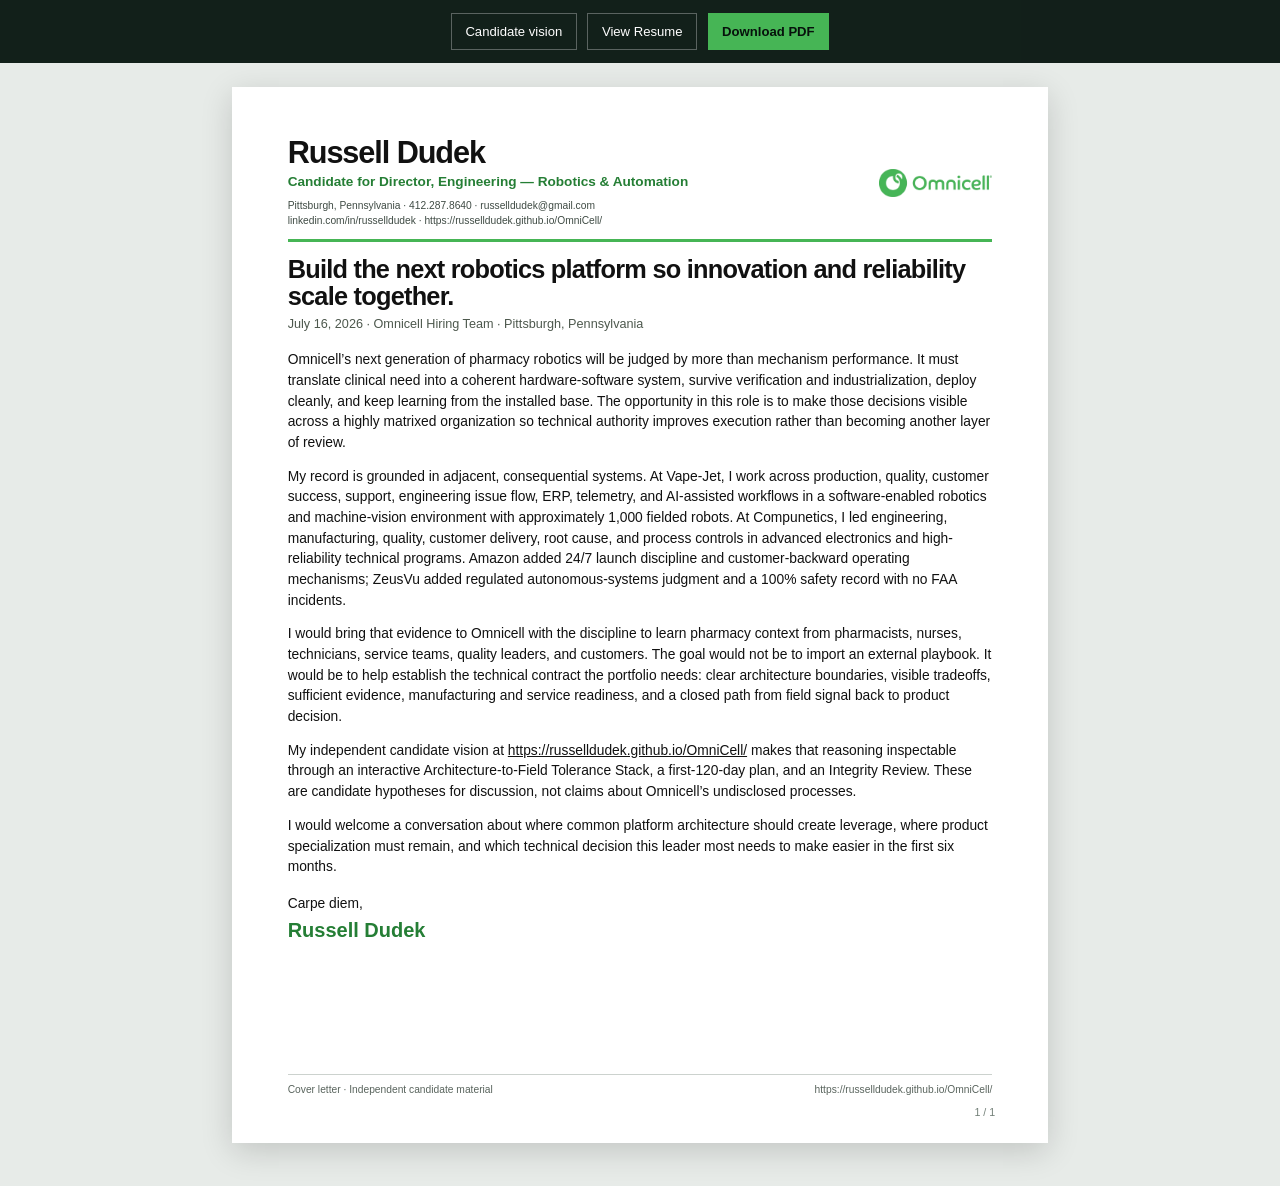
<file: cover-letter.html>
<!doctype html>
<html lang="en"><head><meta charset="utf-8"><meta name="viewport" content="width=device-width,initial-scale=1"><title>Russell Dudek — Omnicell Cover Letter</title><meta name="description" content="Evidence-grounded cover letter for Omnicell's Director, Engineering — Robotics & Automation role."><link rel="stylesheet" href="document.css"></head>
<body><nav class="doc-actions" aria-label="Document actions"><a href="index.html">Candidate vision</a><a href="resume.html">View Resume</a><a class="primary" href="docs/Russell-Dudek-Omnicell-Robotics-Engineering-Cover-Letter.pdf" download>Download PDF</a></nav>
<main class="document"><section class="doc-page cover-page" data-page="1 / 1"><div class="doc-content"><header class="doc-header compact-doc-header"><div><h1>Russell Dudek</h1><div class="identity-line">Candidate for Director, Engineering — Robotics &amp; Automation</div><div class="contact-line">Pittsburgh, Pennsylvania · <a href="tel:+14122878640">412.287.8640</a> · <a href="mailto:russelldudek@gmail.com">russelldudek@gmail.com</a><br><a href="https://www.linkedin.com/in/russelldudek">linkedin.com/in/russelldudek</a> · <a href="https://russelldudek.github.io/OmniCell/">https://russelldudek.github.io/OmniCell/</a></div></div><img class="doc-logo" src="assets/brand/omnicell-logo.svg" alt="Omnicell"></header>
<h2 class="doc-title">Build the next robotics platform so innovation and reliability scale together.</h2><p class="doc-subtitle">July 16, 2026 · Omnicell Hiring Team · Pittsburgh, Pennsylvania</p>
<div class="cover-body"><p>Omnicell’s next generation of pharmacy robotics will be judged by more than mechanism performance. It must translate clinical need into a coherent hardware-software system, survive verification and industrialization, deploy cleanly, and keep learning from the installed base. The opportunity in this role is to make those decisions visible across a highly matrixed organization so technical authority improves execution rather than becoming another layer of review.</p><p>My record is grounded in adjacent, consequential systems. At Vape-Jet, I work across production, quality, customer success, support, engineering issue flow, ERP, telemetry, and AI-assisted workflows in a software-enabled robotics and machine-vision environment with approximately 1,000 fielded robots. At Compunetics, I led engineering, manufacturing, quality, customer delivery, root cause, and process controls in advanced electronics and high-reliability technical programs. Amazon added 24/7 launch discipline and customer-backward operating mechanisms; ZeusVu added regulated autonomous-systems judgment and a 100% safety record with no FAA incidents.</p><p>I would bring that evidence to Omnicell with the discipline to learn pharmacy context from pharmacists, nurses, technicians, service teams, quality leaders, and customers. The goal would not be to import an external playbook. It would be to help establish the technical contract the portfolio needs: clear architecture boundaries, visible tradeoffs, sufficient evidence, manufacturing and service readiness, and a closed path from field signal back to product decision.</p><p>My independent candidate vision at <a href="https://russelldudek.github.io/OmniCell/">https://russelldudek.github.io/OmniCell/</a> makes that reasoning inspectable through an interactive Architecture-to-Field Tolerance Stack, a first-120-day plan, and an Integrity Review. These are candidate hypotheses for discussion, not claims about Omnicell’s undisclosed processes.</p><p>I would welcome a conversation about where common platform architecture should create leverage, where product specialization must remain, and which technical decision this leader most needs to make easier in the first six months.</p><div class="signature"><div>Carpe diem,</div><div class="name">Russell Dudek</div></div></div></div><footer class="doc-footer"><span>Cover letter · Independent candidate material</span><span><a href="https://russelldudek.github.io/OmniCell/">https://russelldudek.github.io/OmniCell/</a></span></footer></section></main></body></html>
</file>
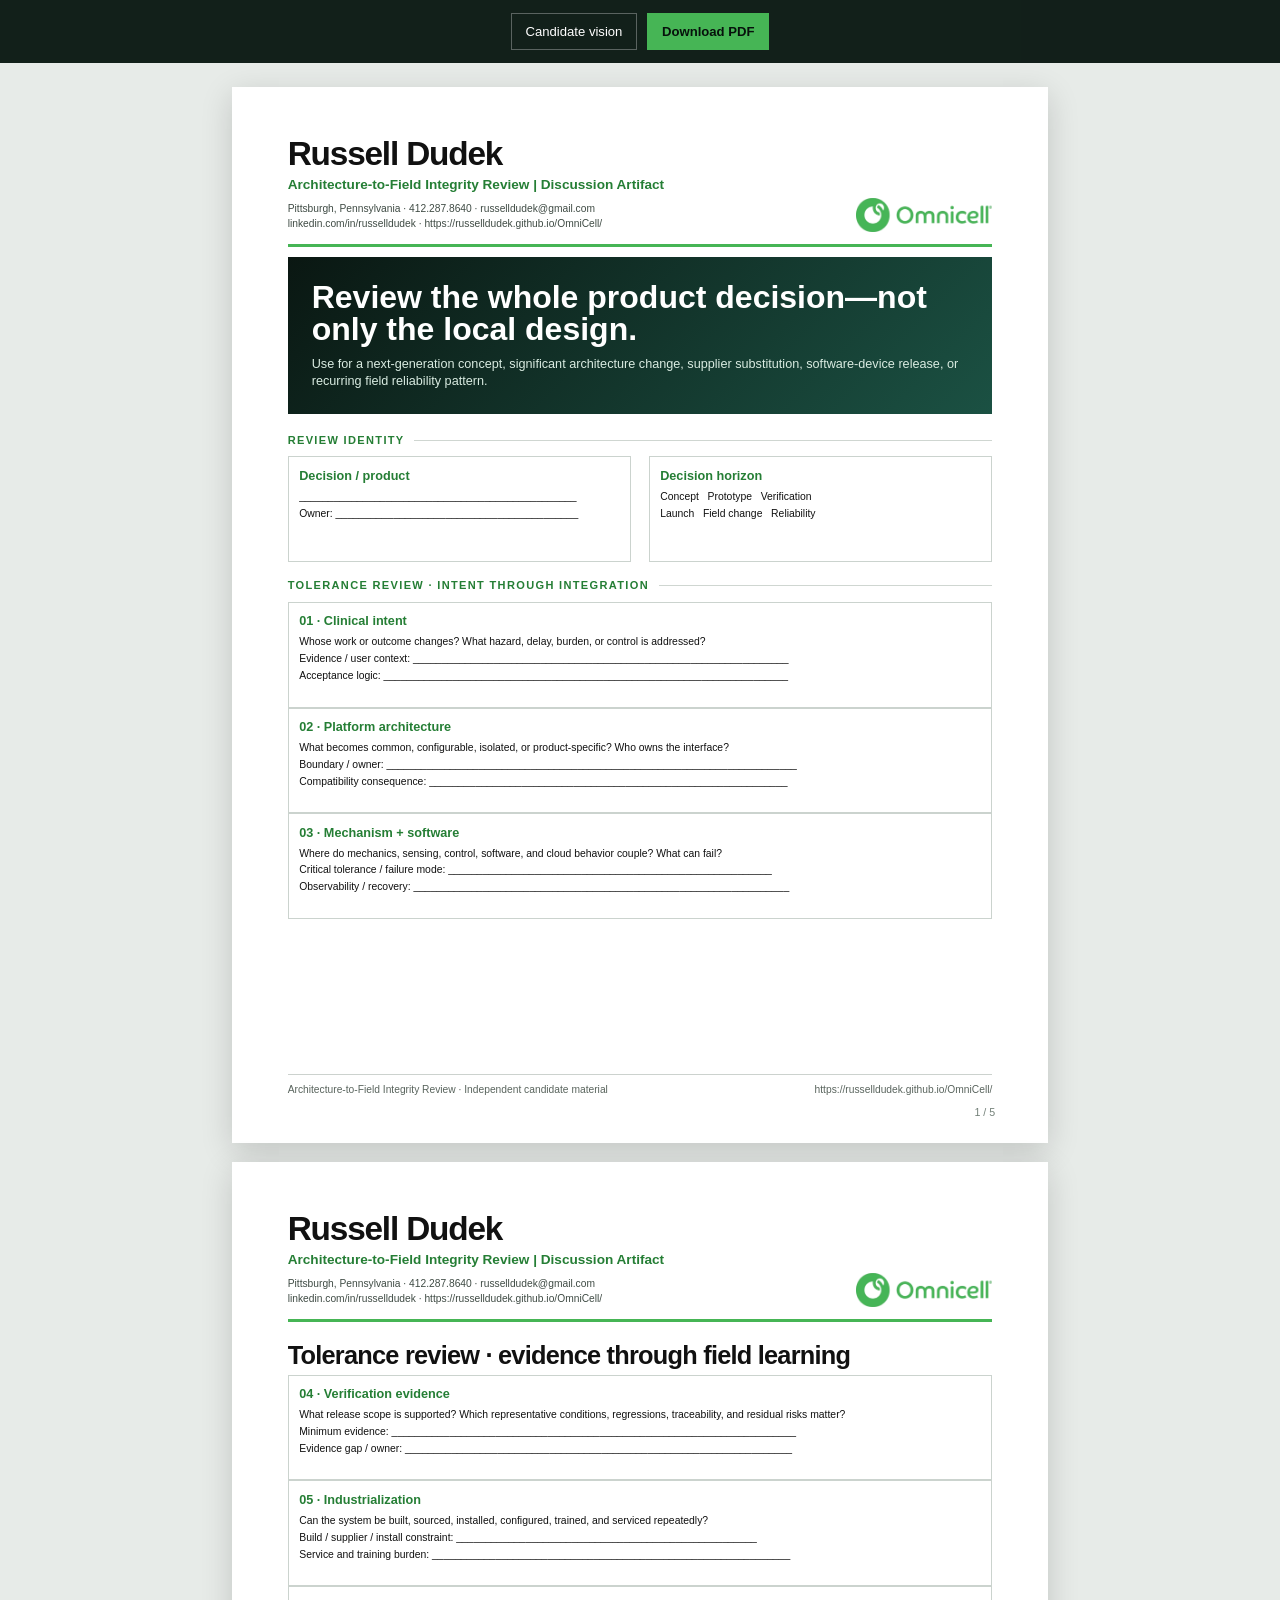
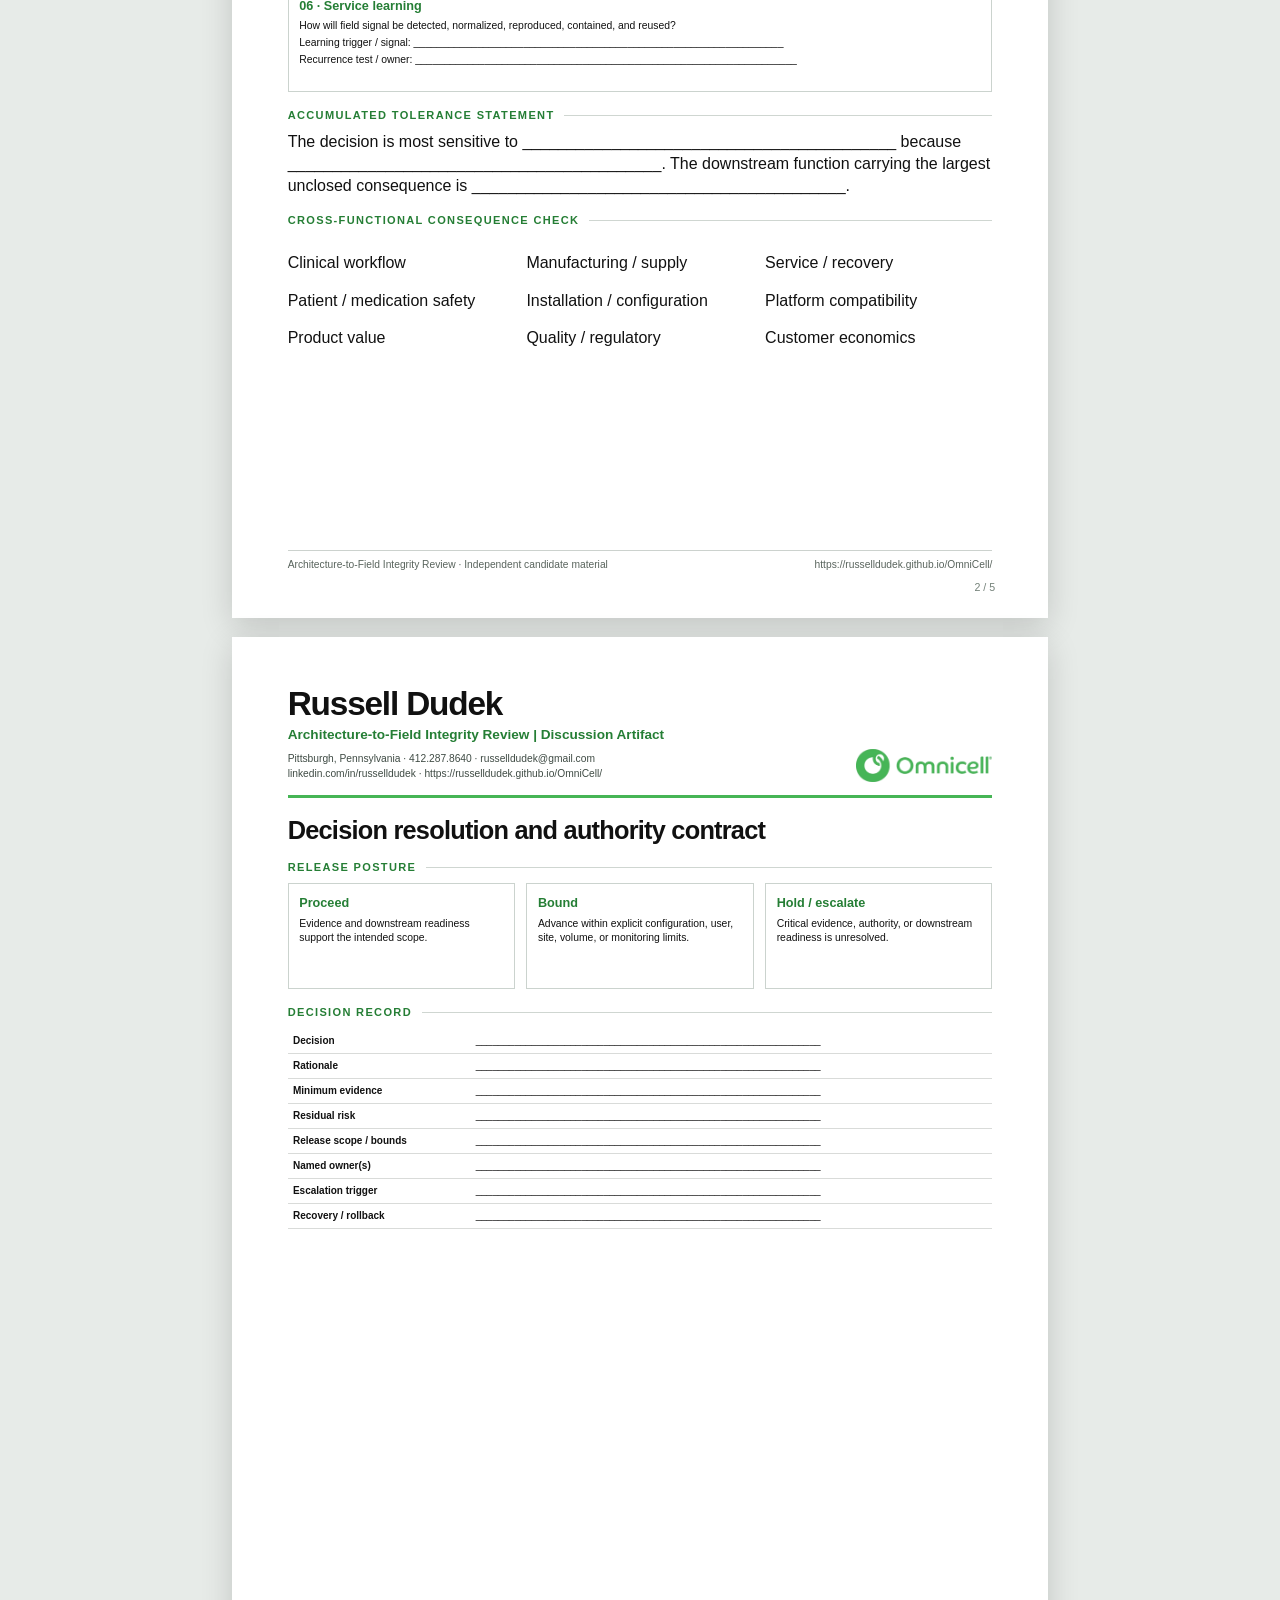
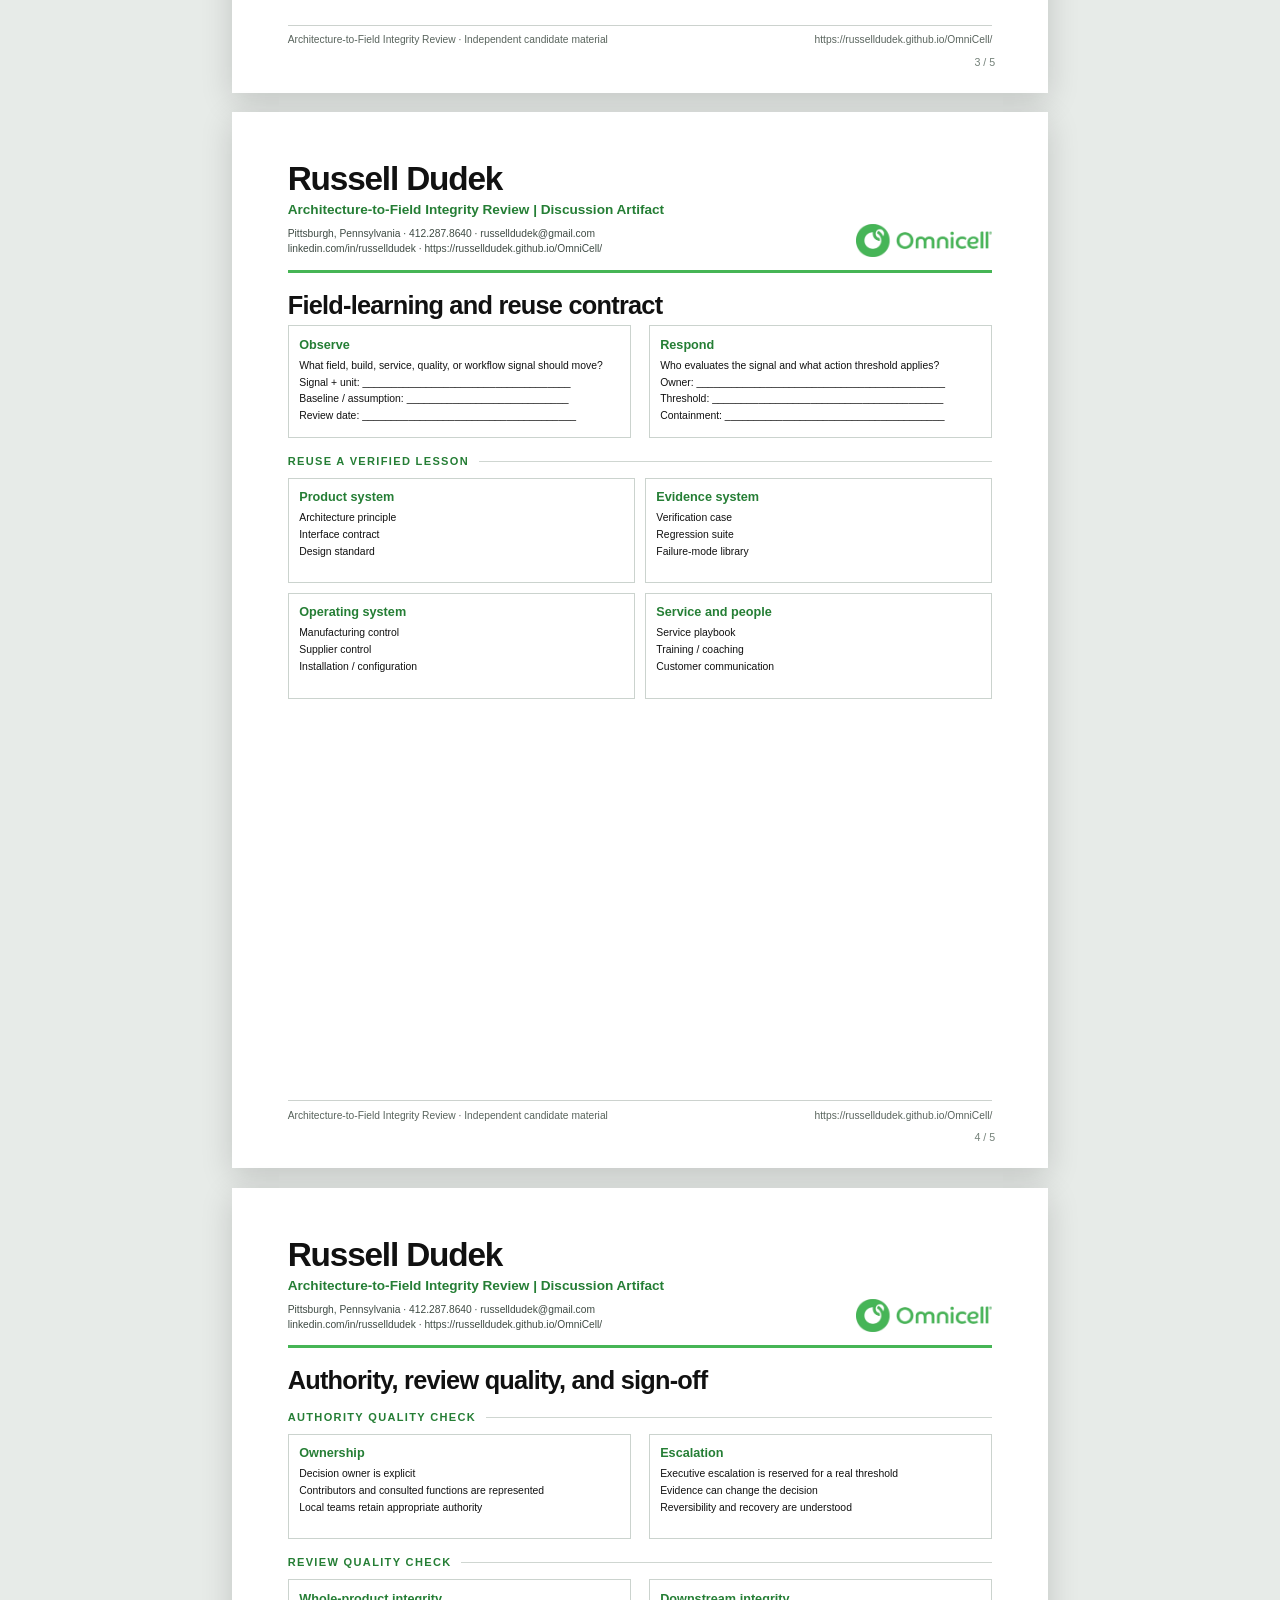
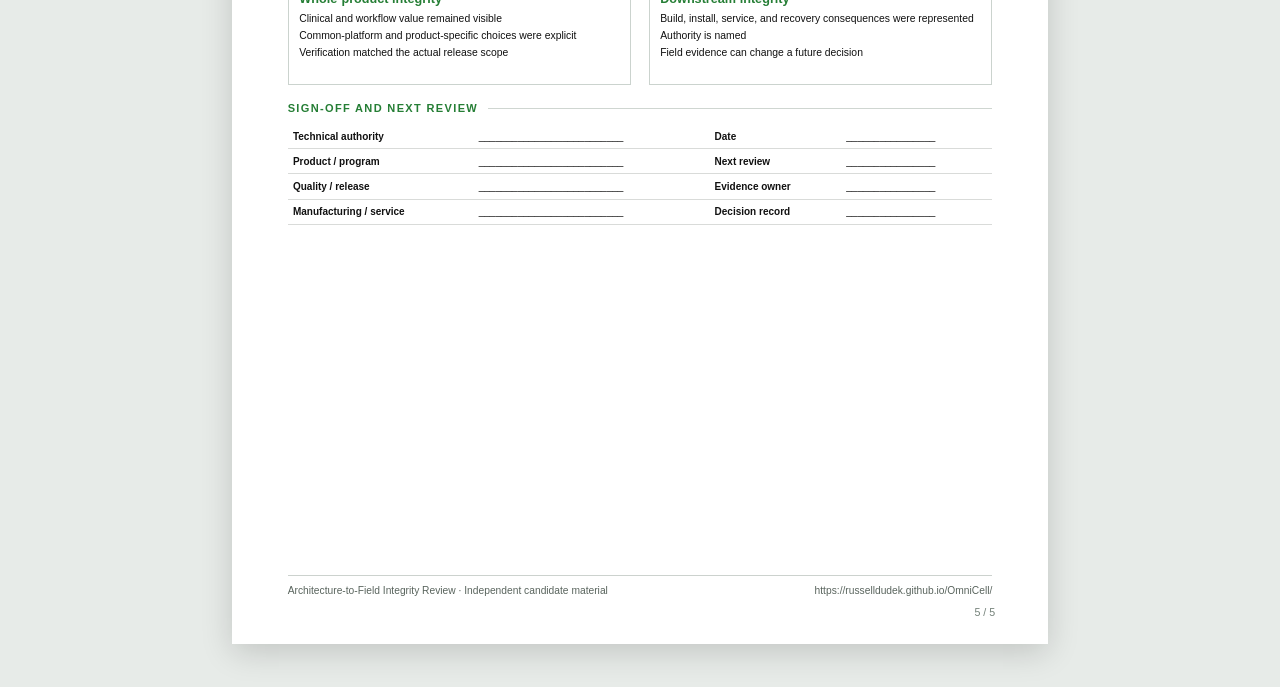
<file: integrity-review.html>
<!doctype html><html lang="en"><head><meta charset="utf-8"><meta name="viewport" content="width=device-width,initial-scale=1"><title>Russell Dudek — Architecture-to-Field Integrity Review</title><link rel="stylesheet" href="document.css"></head><body><nav class="doc-actions" aria-label="Document actions"><a href="index.html">Candidate vision</a><a class="primary" href="docs/Russell-Dudek-Omnicell-Architecture-to-Field-Integrity-Review.pdf" download>Download PDF</a></nav><main class="document"><section class="doc-page" data-page="1 / 5"><div class="doc-content"><header class="doc-header"><div><h1>Russell Dudek</h1><div class="identity-line">Architecture-to-Field Integrity Review | Discussion Artifact</div><div class="contact-line">Pittsburgh, Pennsylvania · <a href="tel:+14122878640">412.287.8640</a> · <a href="mailto:russelldudek@gmail.com">russelldudek@gmail.com</a><br><a href="https://www.linkedin.com/in/russelldudek">linkedin.com/in/russelldudek</a> · <a href="https://russelldudek.github.io/OmniCell/">https://russelldudek.github.io/OmniCell/</a></div></div><img class="doc-logo" src="assets/brand/omnicell-logo.svg" alt="Omnicell"></header><div class="brief-hero"><h2>Review the whole product decision—not only the local design.</h2><p>Use for a next-generation concept, significant architecture change, supplier substitution, software-device release, or recurring field reliability pattern.</p></div><div class="rule-title">Review identity</div><div class="two-col"><div class="review-card"><h3>Decision / product</h3><p>________________________________________________</p><p>Owner: __________________________________________</p></div><div class="review-card"><h3>Decision horizon</h3><p><span class="checkbox"></span> Concept &nbsp; <span class="checkbox"></span> Prototype &nbsp; <span class="checkbox"></span> Verification</p><p><span class="checkbox"></span> Launch &nbsp; <span class="checkbox"></span> Field change &nbsp; <span class="checkbox"></span> Reliability</p></div></div><div class="rule-title">Tolerance review · intent through integration</div><div class="review-card"><h3>01 · Clinical intent</h3><p>Whose work or outcome changes? What hazard, delay, burden, or control is addressed?</p><p>Evidence / user context: _________________________________________________________________</p><p>Acceptance logic: ______________________________________________________________________</p></div><div class="review-card"><h3>02 · Platform architecture</h3><p>What becomes common, configurable, isolated, or product-specific? Who owns the interface?</p><p>Boundary / owner: _______________________________________________________________________</p><p>Compatibility consequence: ______________________________________________________________</p></div><div class="review-card"><h3>03 · Mechanism + software</h3><p>Where do mechanics, sensing, control, software, and cloud behavior couple? What can fail?</p><p>Critical tolerance / failure mode: ________________________________________________________</p><p>Observability / recovery: _________________________________________________________________</p></div></div><footer class="doc-footer"><span>Architecture-to-Field Integrity Review · Independent candidate material</span><span><a href="https://russelldudek.github.io/OmniCell/">https://russelldudek.github.io/OmniCell/</a></span></footer></section><section class="doc-page" data-page="2 / 5"><div class="doc-content"><header class="doc-header"><div><h1>Russell Dudek</h1><div class="identity-line">Architecture-to-Field Integrity Review | Discussion Artifact</div><div class="contact-line">Pittsburgh, Pennsylvania · <a href="tel:+14122878640">412.287.8640</a> · <a href="mailto:russelldudek@gmail.com">russelldudek@gmail.com</a><br><a href="https://www.linkedin.com/in/russelldudek">linkedin.com/in/russelldudek</a> · <a href="https://russelldudek.github.io/OmniCell/">https://russelldudek.github.io/OmniCell/</a></div></div><img class="doc-logo" src="assets/brand/omnicell-logo.svg" alt="Omnicell"></header><h2 class="doc-title">Tolerance review · evidence through field learning</h2><div class="review-card"><h3>04 · Verification evidence</h3><p>What release scope is supported? Which representative conditions, regressions, traceability, and residual risks matter?</p><p>Minimum evidence: ______________________________________________________________________</p><p>Evidence gap / owner: ___________________________________________________________________</p></div><div class="review-card"><h3>05 · Industrialization</h3><p>Can the system be built, sourced, installed, configured, trained, and serviced repeatedly?</p><p>Build / supplier / install constraint: ____________________________________________________</p><p>Service and training burden: ______________________________________________________________</p></div><div class="review-card"><h3>06 · Service learning</h3><p>How will field signal be detected, normalized, reproduced, contained, and reused?</p><p>Learning trigger / signal: ________________________________________________________________</p><p>Recurrence test / owner: __________________________________________________________________</p></div><div class="rule-title">Accumulated tolerance statement</div><div class="callout">The decision is most sensitive to __________________________________________ because __________________________________________. The downstream function carrying the largest unclosed consequence is __________________________________________.</div><div class="rule-title">Cross-functional consequence check</div><div class="three-col"><div class="mini"><p><span class="checkbox"></span> Clinical workflow</p><p><span class="checkbox"></span> Patient / medication safety</p><p><span class="checkbox"></span> Product value</p></div><div class="mini"><p><span class="checkbox"></span> Manufacturing / supply</p><p><span class="checkbox"></span> Installation / configuration</p><p><span class="checkbox"></span> Quality / regulatory</p></div><div class="mini"><p><span class="checkbox"></span> Service / recovery</p><p><span class="checkbox"></span> Platform compatibility</p><p><span class="checkbox"></span> Customer economics</p></div></div></div><footer class="doc-footer"><span>Architecture-to-Field Integrity Review · Independent candidate material</span><span><a href="https://russelldudek.github.io/OmniCell/">https://russelldudek.github.io/OmniCell/</a></span></footer></section><section class="doc-page" data-page="3 / 5"><div class="doc-content"><header class="doc-header"><div><h1>Russell Dudek</h1><div class="identity-line">Architecture-to-Field Integrity Review | Discussion Artifact</div><div class="contact-line">Pittsburgh, Pennsylvania · <a href="tel:+14122878640">412.287.8640</a> · <a href="mailto:russelldudek@gmail.com">russelldudek@gmail.com</a><br><a href="https://www.linkedin.com/in/russelldudek">linkedin.com/in/russelldudek</a> · <a href="https://russelldudek.github.io/OmniCell/">https://russelldudek.github.io/OmniCell/</a></div></div><img class="doc-logo" src="assets/brand/omnicell-logo.svg" alt="Omnicell"></header><h2 class="doc-title">Decision resolution and authority contract</h2><div class="rule-title">Release posture</div><div class="three-col"><div class="review-card"><h3><span class="checkbox"></span> Proceed</h3><p>Evidence and downstream readiness support the intended scope.</p></div><div class="review-card"><h3><span class="checkbox"></span> Bound</h3><p>Advance within explicit configuration, user, site, volume, or monitoring limits.</p></div><div class="review-card"><h3><span class="checkbox"></span> Hold / escalate</h3><p>Critical evidence, authority, or downstream readiness is unresolved.</p></div></div><div class="rule-title">Decision record</div><table class="matrix"><tbody><tr><td><strong>Decision</strong></td><td>______________________________________________________________</td></tr><tr><td><strong>Rationale</strong></td><td>______________________________________________________________</td></tr><tr><td><strong>Minimum evidence</strong></td><td>______________________________________________________________</td></tr><tr><td><strong>Residual risk</strong></td><td>______________________________________________________________</td></tr><tr><td><strong>Release scope / bounds</strong></td><td>______________________________________________________________</td></tr><tr><td><strong>Named owner(s)</strong></td><td>______________________________________________________________</td></tr><tr><td><strong>Escalation trigger</strong></td><td>______________________________________________________________</td></tr><tr><td><strong>Recovery / rollback</strong></td><td>______________________________________________________________</td></tr></tbody></table></div><footer class="doc-footer"><span>Architecture-to-Field Integrity Review · Independent candidate material</span><span><a href="https://russelldudek.github.io/OmniCell/">https://russelldudek.github.io/OmniCell/</a></span></footer></section><section class="doc-page" data-page="4 / 5"><div class="doc-content"><header class="doc-header"><div><h1>Russell Dudek</h1><div class="identity-line">Architecture-to-Field Integrity Review | Discussion Artifact</div><div class="contact-line">Pittsburgh, Pennsylvania · <a href="tel:+14122878640">412.287.8640</a> · <a href="mailto:russelldudek@gmail.com">russelldudek@gmail.com</a><br><a href="https://www.linkedin.com/in/russelldudek">linkedin.com/in/russelldudek</a> · <a href="https://russelldudek.github.io/OmniCell/">https://russelldudek.github.io/OmniCell/</a></div></div><img class="doc-logo" src="assets/brand/omnicell-logo.svg" alt="Omnicell"></header><h2 class="doc-title">Field-learning and reuse contract</h2><div class="two-col"><div class="review-card"><h3>Observe</h3><p>What field, build, service, quality, or workflow signal should move?</p><p>Signal + unit: ____________________________________</p><p>Baseline / assumption: ____________________________</p><p>Review date: _____________________________________</p></div><div class="review-card"><h3>Respond</h3><p>Who evaluates the signal and what action threshold applies?</p><p>Owner: ___________________________________________</p><p>Threshold: ________________________________________</p><p>Containment: ______________________________________</p></div></div><div class="rule-title">Reuse a verified lesson</div><div class="review-grid"><div class="review-card"><h3>Product system</h3><p><span class="checkbox"></span> Architecture principle</p><p><span class="checkbox"></span> Interface contract</p><p><span class="checkbox"></span> Design standard</p></div><div class="review-card"><h3>Evidence system</h3><p><span class="checkbox"></span> Verification case</p><p><span class="checkbox"></span> Regression suite</p><p><span class="checkbox"></span> Failure-mode library</p></div><div class="review-card"><h3>Operating system</h3><p><span class="checkbox"></span> Manufacturing control</p><p><span class="checkbox"></span> Supplier control</p><p><span class="checkbox"></span> Installation / configuration</p></div><div class="review-card"><h3>Service and people</h3><p><span class="checkbox"></span> Service playbook</p><p><span class="checkbox"></span> Training / coaching</p><p><span class="checkbox"></span> Customer communication</p></div></div></div><footer class="doc-footer"><span>Architecture-to-Field Integrity Review · Independent candidate material</span><span><a href="https://russelldudek.github.io/OmniCell/">https://russelldudek.github.io/OmniCell/</a></span></footer></section><section class="doc-page" data-page="5 / 5"><div class="doc-content"><header class="doc-header"><div><h1>Russell Dudek</h1><div class="identity-line">Architecture-to-Field Integrity Review | Discussion Artifact</div><div class="contact-line">Pittsburgh, Pennsylvania · <a href="tel:+14122878640">412.287.8640</a> · <a href="mailto:russelldudek@gmail.com">russelldudek@gmail.com</a><br><a href="https://www.linkedin.com/in/russelldudek">linkedin.com/in/russelldudek</a> · <a href="https://russelldudek.github.io/OmniCell/">https://russelldudek.github.io/OmniCell/</a></div></div><img class="doc-logo" src="assets/brand/omnicell-logo.svg" alt="Omnicell"></header><h2 class="doc-title">Authority, review quality, and sign-off</h2><div class="rule-title">Authority quality check</div><div class="two-col"><div class="review-card"><h3>Ownership</h3><p><span class="checkbox"></span> Decision owner is explicit</p><p><span class="checkbox"></span> Contributors and consulted functions are represented</p><p><span class="checkbox"></span> Local teams retain appropriate authority</p></div><div class="review-card"><h3>Escalation</h3><p><span class="checkbox"></span> Executive escalation is reserved for a real threshold</p><p><span class="checkbox"></span> Evidence can change the decision</p><p><span class="checkbox"></span> Reversibility and recovery are understood</p></div></div><div class="rule-title">Review quality check</div><div class="two-col"><div class="review-card"><h3>Whole-product integrity</h3><p><span class="checkbox"></span> Clinical and workflow value remained visible</p><p><span class="checkbox"></span> Common-platform and product-specific choices were explicit</p><p><span class="checkbox"></span> Verification matched the actual release scope</p></div><div class="review-card"><h3>Downstream integrity</h3><p><span class="checkbox"></span> Build, install, service, and recovery consequences were represented</p><p><span class="checkbox"></span> Authority is named</p><p><span class="checkbox"></span> Field evidence can change a future decision</p></div></div><div class="rule-title">Sign-off and next review</div><table class="matrix"><tbody><tr><td><strong>Technical authority</strong></td><td>__________________________</td><td><strong>Date</strong></td><td>________________</td></tr><tr><td><strong>Product / program</strong></td><td>__________________________</td><td><strong>Next review</strong></td><td>________________</td></tr><tr><td><strong>Quality / release</strong></td><td>__________________________</td><td><strong>Evidence owner</strong></td><td>________________</td></tr><tr><td><strong>Manufacturing / service</strong></td><td>__________________________</td><td><strong>Decision record</strong></td><td>________________</td></tr></tbody></table></div><footer class="doc-footer"><span>Architecture-to-Field Integrity Review · Independent candidate material</span><span><a href="https://russelldudek.github.io/OmniCell/">https://russelldudek.github.io/OmniCell/</a></span></footer></section></main></body></html>
</file>
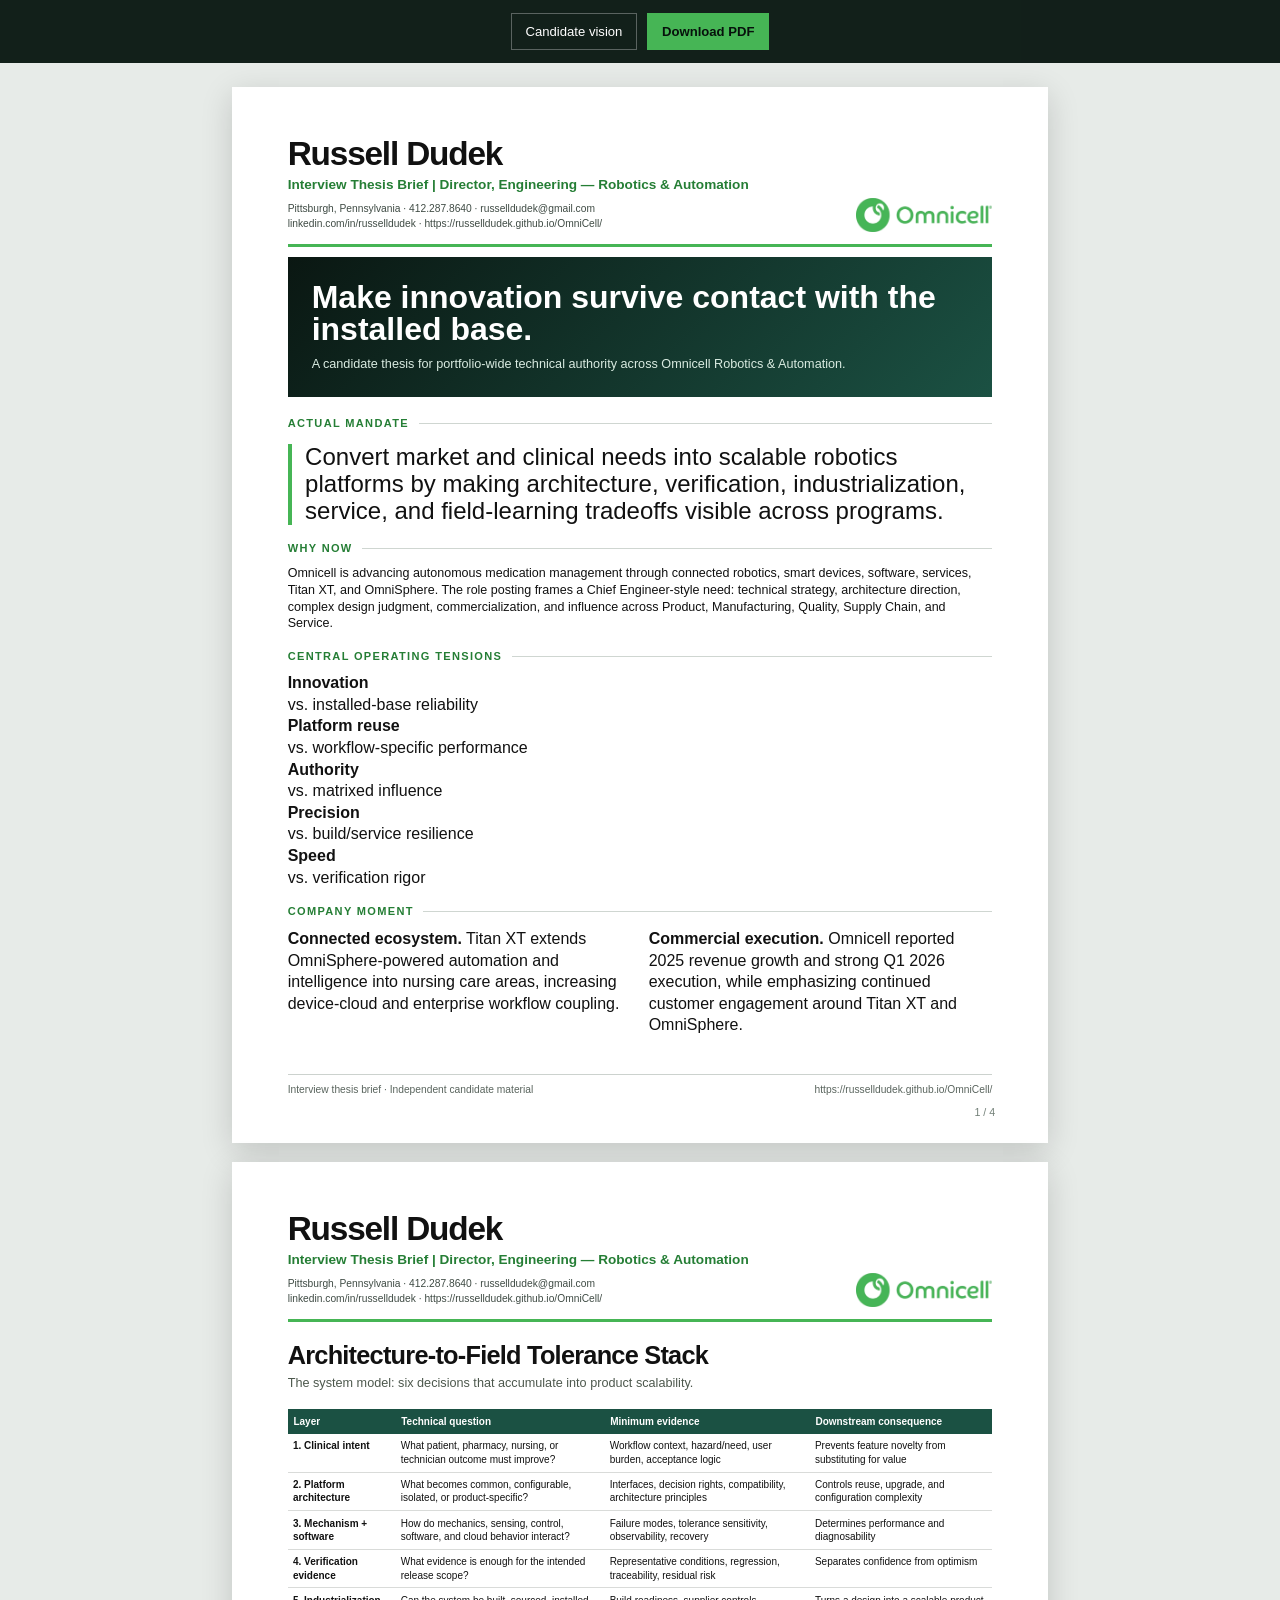
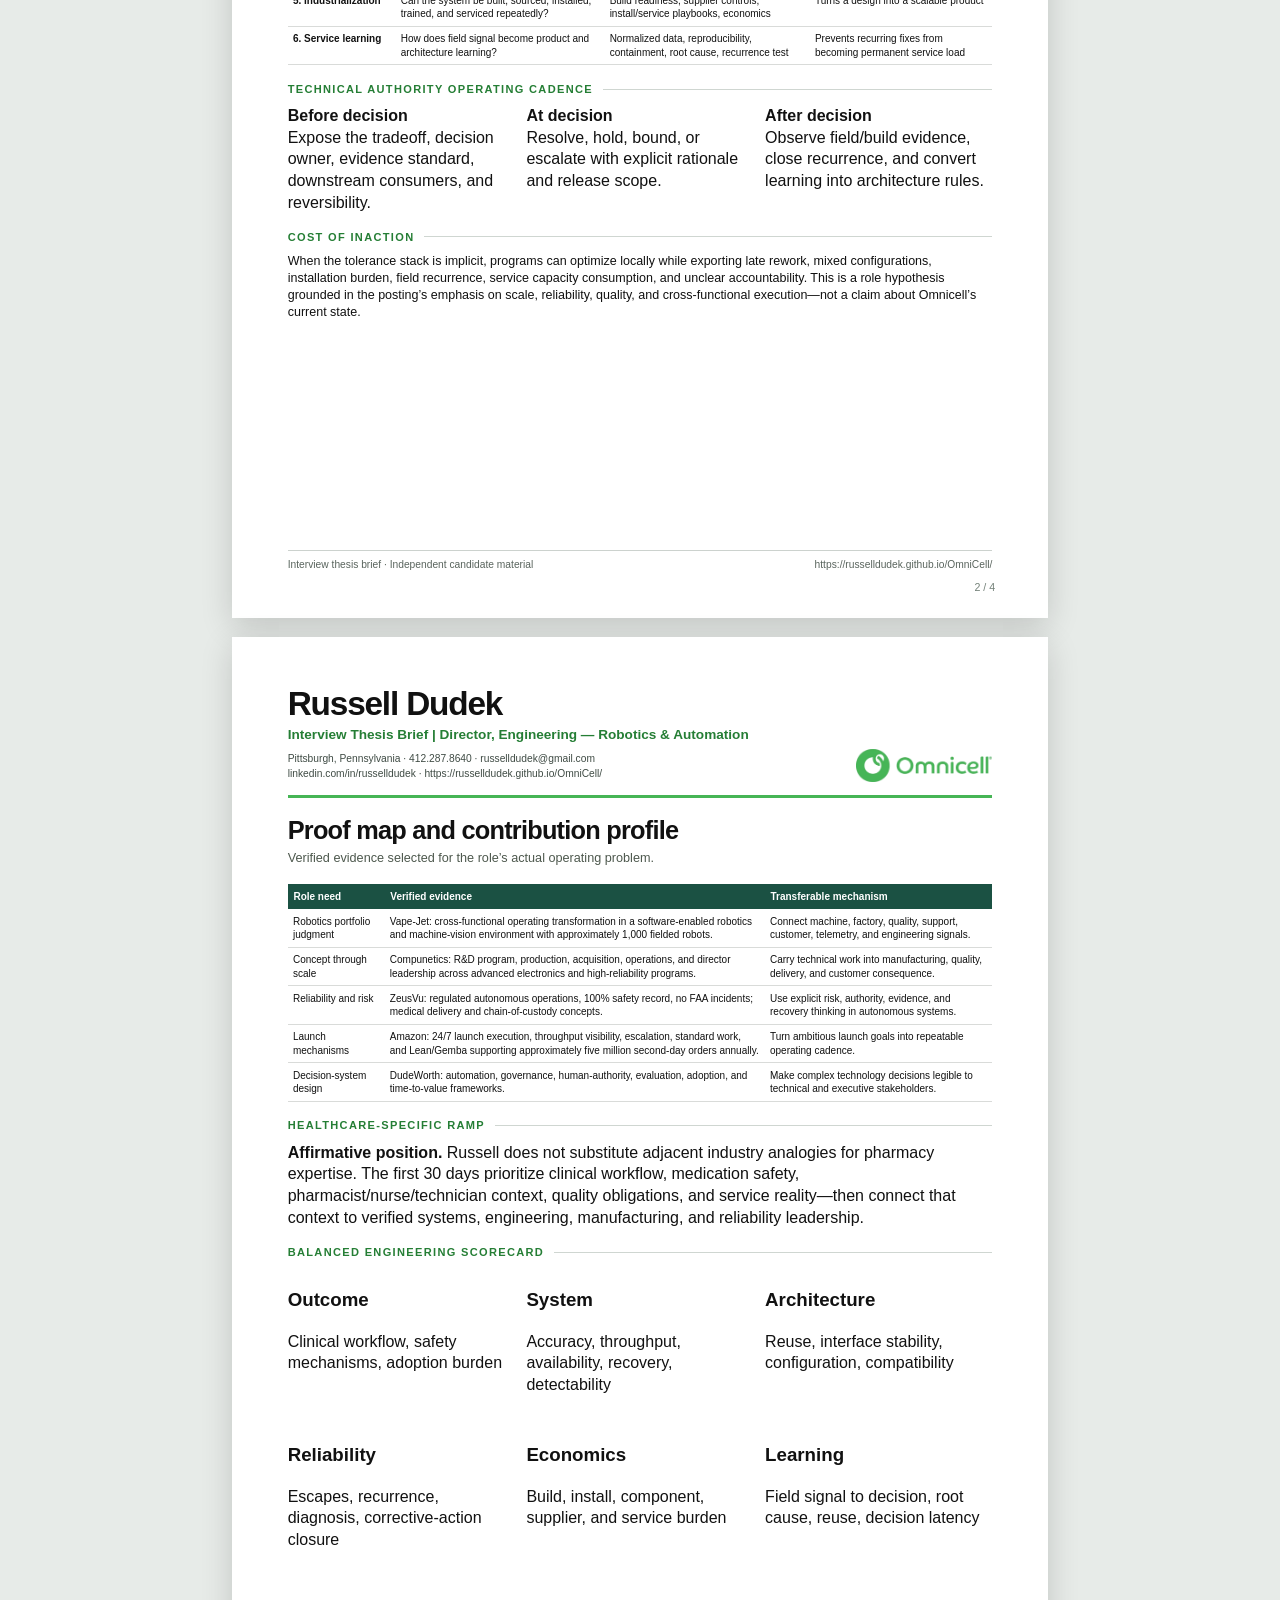
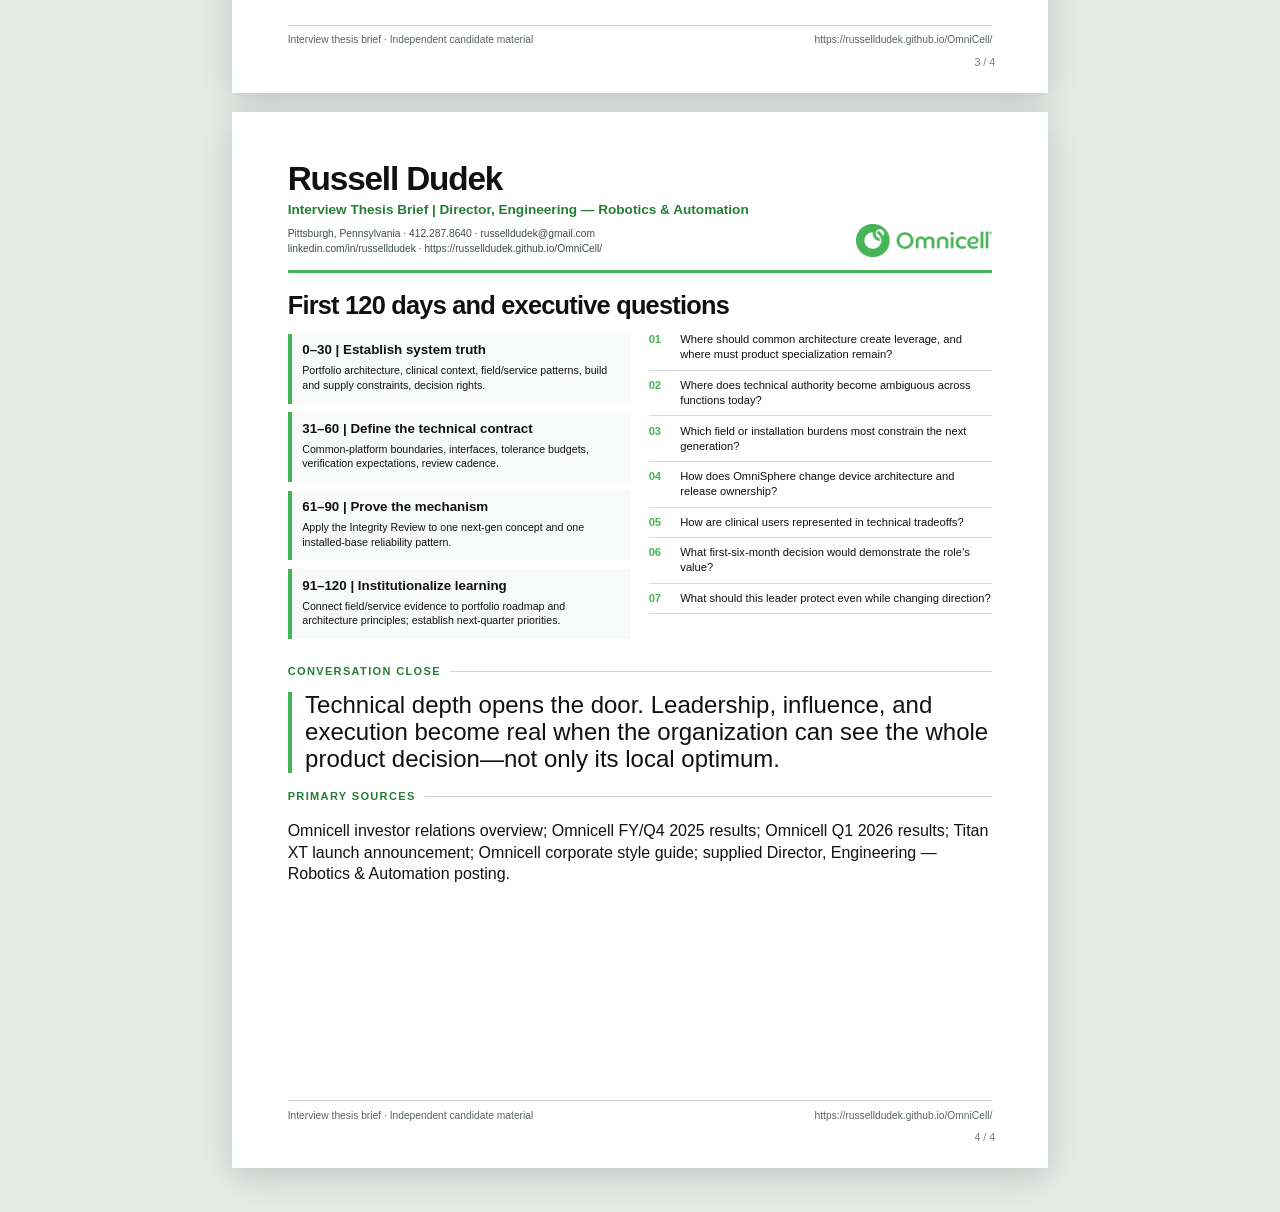
<file: interview-brief.html>
<!doctype html><html lang="en"><head><meta charset="utf-8"><meta name="viewport" content="width=device-width,initial-scale=1"><title>Russell Dudek — Omnicell Interview Thesis Brief</title><link rel="stylesheet" href="document.css"></head><body><nav class="doc-actions" aria-label="Document actions"><a href="index.html">Candidate vision</a><a class="primary" href="docs/Russell-Dudek-Omnicell-Interview-Thesis-Brief.pdf" download>Download PDF</a></nav><main class="document"><section class="doc-page" data-page="1 / 4"><div class="doc-content"><header class="doc-header"><div><h1>Russell Dudek</h1><div class="identity-line">Interview Thesis Brief | Director, Engineering — Robotics & Automation</div><div class="contact-line">Pittsburgh, Pennsylvania · <a href="tel:+14122878640">412.287.8640</a> · <a href="mailto:russelldudek@gmail.com">russelldudek@gmail.com</a><br><a href="https://www.linkedin.com/in/russelldudek">linkedin.com/in/russelldudek</a> · <a href="https://russelldudek.github.io/OmniCell/">https://russelldudek.github.io/OmniCell/</a></div></div><img class="doc-logo" src="assets/brand/omnicell-logo.svg" alt="Omnicell"></header><div class="brief-hero"><h2>Make innovation survive contact with the installed base.</h2><p>A candidate thesis for portfolio-wide technical authority across Omnicell Robotics & Automation.</p></div><div class="rule-title">Actual mandate</div><p class="big-thesis">Convert market and clinical needs into scalable robotics platforms by making architecture, verification, industrialization, service, and field-learning tradeoffs visible across programs.</p><div class="rule-title">Why now</div><p class="summary">Omnicell is advancing autonomous medication management through connected robotics, smart devices, software, services, Titan XT, and OmniSphere. The role posting frames a Chief Engineer-style need: technical strategy, architecture direction, complex design judgment, commercialization, and influence across Product, Manufacturing, Quality, Supply Chain, and Service.</p><div class="rule-title">Central operating tensions</div><div class="tension-row"><div class="tension-box"><strong>Innovation</strong><br>vs. installed-base reliability</div><div class="tension-box"><strong>Platform reuse</strong><br>vs. workflow-specific performance</div><div class="tension-box"><strong>Authority</strong><br>vs. matrixed influence</div><div class="tension-box"><strong>Precision</strong><br>vs. build/service resilience</div><div class="tension-box"><strong>Speed</strong><br>vs. verification rigor</div></div><div class="rule-title">Company moment</div><div class="two-col"><div class="callout"><strong>Connected ecosystem.</strong> Titan XT extends OmniSphere-powered automation and intelligence into nursing care areas, increasing device-cloud and enterprise workflow coupling.</div><div class="callout"><strong>Commercial execution.</strong> Omnicell reported 2025 revenue growth and strong Q1 2026 execution, while emphasizing continued customer engagement around Titan XT and OmniSphere.</div></div></div><footer class="doc-footer"><span>Interview thesis brief · Independent candidate material</span><span><a href="https://russelldudek.github.io/OmniCell/">https://russelldudek.github.io/OmniCell/</a></span></footer></section><section class="doc-page" data-page="2 / 4"><div class="doc-content"><header class="doc-header"><div><h1>Russell Dudek</h1><div class="identity-line">Interview Thesis Brief | Director, Engineering — Robotics & Automation</div><div class="contact-line">Pittsburgh, Pennsylvania · <a href="tel:+14122878640">412.287.8640</a> · <a href="mailto:russelldudek@gmail.com">russelldudek@gmail.com</a><br><a href="https://www.linkedin.com/in/russelldudek">linkedin.com/in/russelldudek</a> · <a href="https://russelldudek.github.io/OmniCell/">https://russelldudek.github.io/OmniCell/</a></div></div><img class="doc-logo" src="assets/brand/omnicell-logo.svg" alt="Omnicell"></header><h2 class="doc-title">Architecture-to-Field Tolerance Stack</h2><p class="doc-subtitle">The system model: six decisions that accumulate into product scalability.</p><table class="matrix"><thead><tr><th>Layer</th><th>Technical question</th><th>Minimum evidence</th><th>Downstream consequence</th></tr></thead><tbody><tr><td><strong>1. Clinical intent</strong></td><td>What patient, pharmacy, nursing, or technician outcome must improve?</td><td>Workflow context, hazard/need, user burden, acceptance logic</td><td>Prevents feature novelty from substituting for value</td></tr><tr><td><strong>2. Platform architecture</strong></td><td>What becomes common, configurable, isolated, or product-specific?</td><td>Interfaces, decision rights, compatibility, architecture principles</td><td>Controls reuse, upgrade, and configuration complexity</td></tr><tr><td><strong>3. Mechanism + software</strong></td><td>How do mechanics, sensing, control, software, and cloud behavior interact?</td><td>Failure modes, tolerance sensitivity, observability, recovery</td><td>Determines performance and diagnosability</td></tr><tr><td><strong>4. Verification evidence</strong></td><td>What evidence is enough for the intended release scope?</td><td>Representative conditions, regression, traceability, residual risk</td><td>Separates confidence from optimism</td></tr><tr><td><strong>5. Industrialization</strong></td><td>Can the system be built, sourced, installed, trained, and serviced repeatedly?</td><td>Build readiness, supplier controls, install/service playbooks, economics</td><td>Turns a design into a scalable product</td></tr><tr><td><strong>6. Service learning</strong></td><td>How does field signal become product and architecture learning?</td><td>Normalized data, reproducibility, containment, root cause, recurrence test</td><td>Prevents recurring fixes from becoming permanent service load</td></tr></tbody></table><div class="rule-title">Technical authority operating cadence</div><div class="three-col"><div class="callout"><strong>Before decision</strong><br>Expose the tradeoff, decision owner, evidence standard, downstream consumers, and reversibility.</div><div class="callout"><strong>At decision</strong><br>Resolve, hold, bound, or escalate with explicit rationale and release scope.</div><div class="callout"><strong>After decision</strong><br>Observe field/build evidence, close recurrence, and convert learning into architecture rules.</div></div><div class="rule-title">Cost of inaction</div><p class="summary">When the tolerance stack is implicit, programs can optimize locally while exporting late rework, mixed configurations, installation burden, field recurrence, service capacity consumption, and unclear accountability. This is a role hypothesis grounded in the posting’s emphasis on scale, reliability, quality, and cross-functional execution—not a claim about Omnicell’s current state.</p></div><footer class="doc-footer"><span>Interview thesis brief · Independent candidate material</span><span><a href="https://russelldudek.github.io/OmniCell/">https://russelldudek.github.io/OmniCell/</a></span></footer></section><section class="doc-page" data-page="3 / 4"><div class="doc-content"><header class="doc-header"><div><h1>Russell Dudek</h1><div class="identity-line">Interview Thesis Brief | Director, Engineering — Robotics & Automation</div><div class="contact-line">Pittsburgh, Pennsylvania · <a href="tel:+14122878640">412.287.8640</a> · <a href="mailto:russelldudek@gmail.com">russelldudek@gmail.com</a><br><a href="https://www.linkedin.com/in/russelldudek">linkedin.com/in/russelldudek</a> · <a href="https://russelldudek.github.io/OmniCell/">https://russelldudek.github.io/OmniCell/</a></div></div><img class="doc-logo" src="assets/brand/omnicell-logo.svg" alt="Omnicell"></header><h2 class="doc-title">Proof map and contribution profile</h2><p class="doc-subtitle">Verified evidence selected for the role’s actual operating problem.</p><table class="matrix"><thead><tr><th>Role need</th><th>Verified evidence</th><th>Transferable mechanism</th></tr></thead><tbody><tr><td>Robotics portfolio judgment</td><td>Vape-Jet: cross-functional operating transformation in a software-enabled robotics and machine-vision environment with approximately 1,000 fielded robots.</td><td>Connect machine, factory, quality, support, customer, telemetry, and engineering signals.</td></tr><tr><td>Concept through scale</td><td>Compunetics: R&D program, production, acquisition, operations, and director leadership across advanced electronics and high-reliability programs.</td><td>Carry technical work into manufacturing, quality, delivery, and customer consequence.</td></tr><tr><td>Reliability and risk</td><td>ZeusVu: regulated autonomous operations, 100% safety record, no FAA incidents; medical delivery and chain-of-custody concepts.</td><td>Use explicit risk, authority, evidence, and recovery thinking in autonomous systems.</td></tr><tr><td>Launch mechanisms</td><td>Amazon: 24/7 launch execution, throughput visibility, escalation, standard work, and Lean/Gemba supporting approximately five million second-day orders annually.</td><td>Turn ambitious launch goals into repeatable operating cadence.</td></tr><tr><td>Decision-system design</td><td>DudeWorth: automation, governance, human-authority, evaluation, adoption, and time-to-value frameworks.</td><td>Make complex technology decisions legible to technical and executive stakeholders.</td></tr></tbody></table><div class="rule-title">Healthcare-specific ramp</div><div class="callout"><strong>Affirmative position.</strong> Russell does not substitute adjacent industry analogies for pharmacy expertise. The first 30 days prioritize clinical workflow, medication safety, pharmacist/nurse/technician context, quality obligations, and service reality—then connect that context to verified systems, engineering, manufacturing, and reliability leadership.</div><div class="rule-title">Balanced engineering scorecard</div><div class="three-col"><div class="mini"><h3>Outcome</h3><p>Clinical workflow, safety mechanisms, adoption burden</p></div><div class="mini"><h3>System</h3><p>Accuracy, throughput, availability, recovery, detectability</p></div><div class="mini"><h3>Architecture</h3><p>Reuse, interface stability, configuration, compatibility</p></div><div class="mini"><h3>Reliability</h3><p>Escapes, recurrence, diagnosis, corrective-action closure</p></div><div class="mini"><h3>Economics</h3><p>Build, install, component, supplier, and service burden</p></div><div class="mini"><h3>Learning</h3><p>Field signal to decision, root cause, reuse, decision latency</p></div></div></div><footer class="doc-footer"><span>Interview thesis brief · Independent candidate material</span><span><a href="https://russelldudek.github.io/OmniCell/">https://russelldudek.github.io/OmniCell/</a></span></footer></section><section class="doc-page" data-page="4 / 4"><div class="doc-content"><header class="doc-header"><div><h1>Russell Dudek</h1><div class="identity-line">Interview Thesis Brief | Director, Engineering — Robotics & Automation</div><div class="contact-line">Pittsburgh, Pennsylvania · <a href="tel:+14122878640">412.287.8640</a> · <a href="mailto:russelldudek@gmail.com">russelldudek@gmail.com</a><br><a href="https://www.linkedin.com/in/russelldudek">linkedin.com/in/russelldudek</a> · <a href="https://russelldudek.github.io/OmniCell/">https://russelldudek.github.io/OmniCell/</a></div></div><img class="doc-logo" src="assets/brand/omnicell-logo.svg" alt="Omnicell"></header><h2 class="doc-title">First 120 days and executive questions</h2><div class="two-col"><div><div class="phase"><h3>0–30 | Establish system truth</h3><p>Portfolio architecture, clinical context, field/service patterns, build and supply constraints, decision rights.</p></div><div class="phase"><h3>31–60 | Define the technical contract</h3><p>Common-platform boundaries, interfaces, tolerance budgets, verification expectations, review cadence.</p></div><div class="phase"><h3>61–90 | Prove the mechanism</h3><p>Apply the Integrity Review to one next-gen concept and one installed-base reliability pattern.</p></div><div class="phase"><h3>91–120 | Institutionalize learning</h3><p>Connect field/service evidence to portfolio roadmap and architecture principles; establish next-quarter priorities.</p></div></div><div><ol class="question-list"><li>Where should common architecture create leverage, and where must product specialization remain?</li><li>Where does technical authority become ambiguous across functions today?</li><li>Which field or installation burdens most constrain the next generation?</li><li>How does OmniSphere change device architecture and release ownership?</li><li>How are clinical users represented in technical tradeoffs?</li><li>What first-six-month decision would demonstrate the role’s value?</li><li>What should this leader protect even while changing direction?</li></ol></div></div><div class="rule-title">Conversation close</div><p class="big-thesis">Technical depth opens the door. Leadership, influence, and execution become real when the organization can see the whole product decision—not only its local optimum.</p><div class="rule-title">Primary sources</div><p class="mini">Omnicell investor relations overview; Omnicell FY/Q4 2025 results; Omnicell Q1 2026 results; Titan XT launch announcement; Omnicell corporate style guide; supplied Director, Engineering — Robotics & Automation posting.</p></div><footer class="doc-footer"><span>Interview thesis brief · Independent candidate material</span><span><a href="https://russelldudek.github.io/OmniCell/">https://russelldudek.github.io/OmniCell/</a></span></footer></section></main></body></html>
</file>
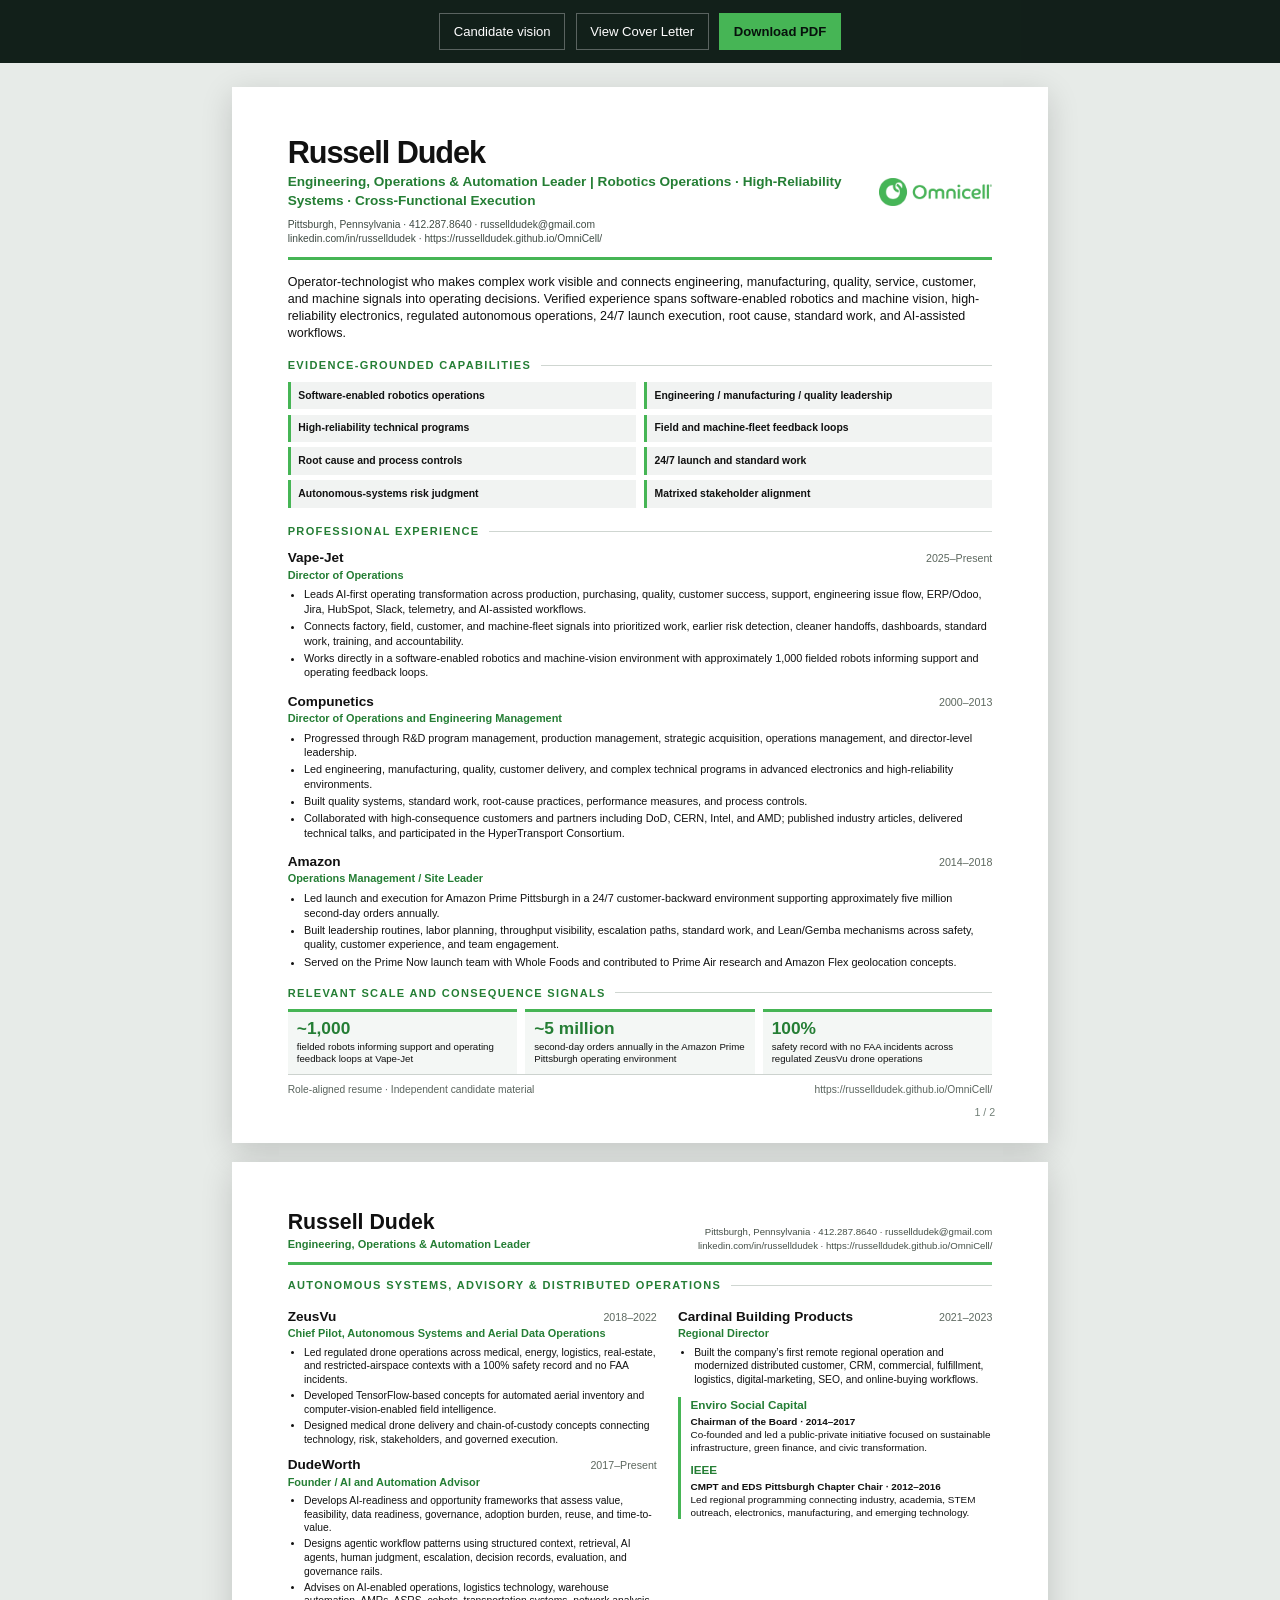
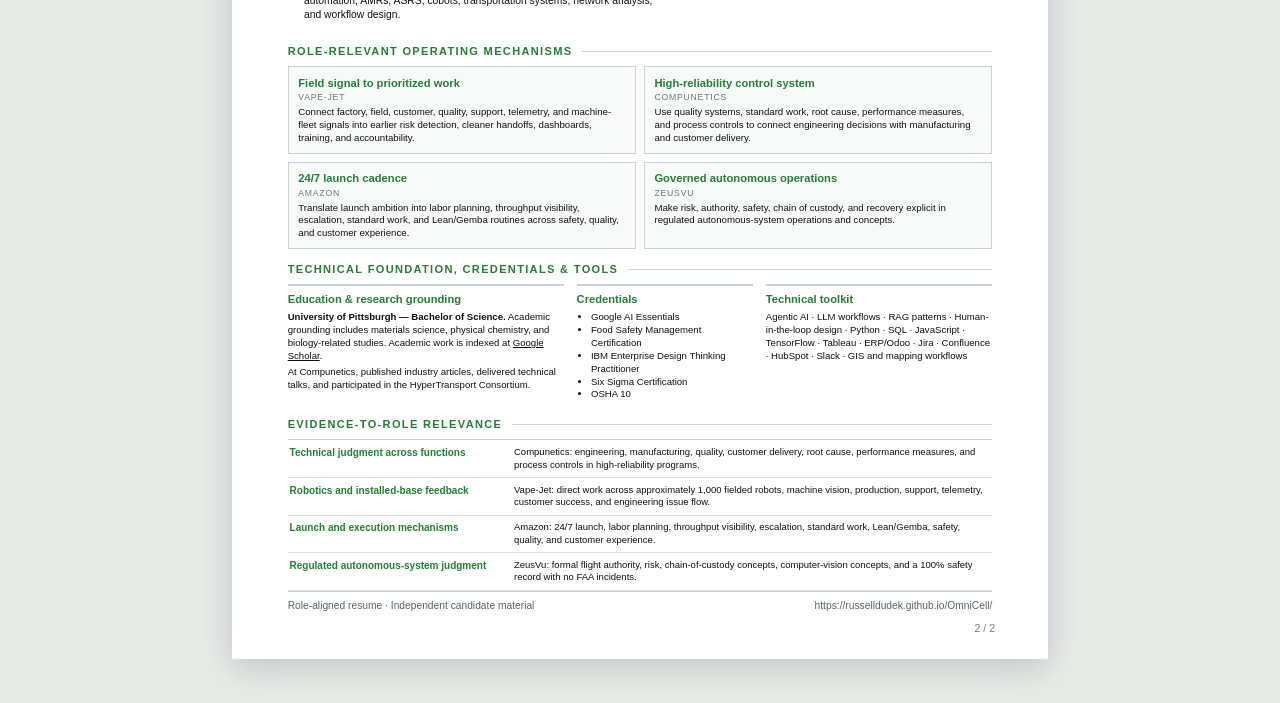
<file: resume.html>
<!DOCTYPE html>
<html lang="en">
<head>
<meta charset="utf-8"/>
<meta content="width=device-width,initial-scale=1" name="viewport"/>
<title>Russell Dudek — Omnicell Robotics Engineering Resume</title>
<meta content="Evidence-grounded two-page resume for Omnicell's Director, Engineering — Robotics &amp; Automation role." name="description"/>
<link href="document.css" rel="stylesheet"/>
</head>
<body>
<nav aria-label="Document actions" class="doc-actions">
<a href="index.html">Candidate vision</a>
<a href="cover-letter.html">View Cover Letter</a>
<a class="primary" download="" href="docs/Russell-Dudek-Omnicell-Robotics-Engineering-Resume.pdf">Download PDF</a>
</nav>
<main class="document resume-document">
<section class="doc-page resume-page-one" data-page="1 / 2">
<div class="doc-content">
<header class="doc-header compact-doc-header">
<div>
<h1>Russell Dudek</h1>
<div class="identity-line">Engineering, Operations &amp; Automation Leader | Robotics Operations · High-Reliability Systems · Cross-Functional Execution</div>
<div class="contact-line">Pittsburgh, Pennsylvania · <a href="tel:+14122878640">412.287.8640</a> · <a href="mailto:russelldudek@gmail.com">russelldudek@gmail.com</a><br/><a href="https://www.linkedin.com/in/russelldudek">linkedin.com/in/russelldudek</a> · <a href="https://russelldudek.github.io/OmniCell/">https://russelldudek.github.io/OmniCell/</a></div>
</div>
<img alt="Omnicell" class="doc-logo" src="assets/brand/omnicell-logo.svg"/>
</header>
<p class="summary">Operator-technologist who makes complex work visible and connects engineering, manufacturing, quality, service, customer, and machine signals into operating decisions. Verified experience spans software-enabled robotics and machine vision, high-reliability electronics, regulated autonomous operations, 24/7 launch execution, root cause, standard work, and AI-assisted workflows.</p>
<div class="rule-title">Evidence-grounded capabilities</div>
<div class="cap-grid evidence-cap-grid">
<div class="cap">Software-enabled robotics operations</div><div class="cap">Engineering / manufacturing / quality leadership</div><div class="cap">High-reliability technical programs</div><div class="cap">Field and machine-fleet feedback loops</div><div class="cap">Root cause and process controls</div><div class="cap">24/7 launch and standard work</div><div class="cap">Autonomous-systems risk judgment</div><div class="cap">Matrixed stakeholder alignment</div>
</div>
<div class="rule-title">Professional experience</div>
<article class="exp"><div class="exp-head"><h3>Vape-Jet</h3><span>2025–Present</span></div><div class="exp-role">Director of Operations</div><ul><li>Leads AI-first operating transformation across production, purchasing, quality, customer success, support, engineering issue flow, ERP/Odoo, Jira, HubSpot, Slack, telemetry, and AI-assisted workflows.</li><li>Connects factory, field, customer, and machine-fleet signals into prioritized work, earlier risk detection, cleaner handoffs, dashboards, standard work, training, and accountability.</li><li>Works directly in a software-enabled robotics and machine-vision environment with approximately 1,000 fielded robots informing support and operating feedback loops.</li></ul></article>
<article class="exp"><div class="exp-head"><h3>Compunetics</h3><span>2000–2013</span></div><div class="exp-role">Director of Operations and Engineering Management</div><ul><li>Progressed through R&amp;D program management, production management, strategic acquisition, operations management, and director-level leadership.</li><li>Led engineering, manufacturing, quality, customer delivery, and complex technical programs in advanced electronics and high-reliability environments.</li><li>Built quality systems, standard work, root-cause practices, performance measures, and process controls.</li><li>Collaborated with high-consequence customers and partners including DoD, CERN, Intel, and AMD; published industry articles, delivered technical talks, and participated in the HyperTransport Consortium.</li></ul></article>
<article class="exp"><div class="exp-head"><h3>Amazon</h3><span>2014–2018</span></div><div class="exp-role">Operations Management / Site Leader</div><ul><li>Led launch and execution for Amazon Prime Pittsburgh in a 24/7 customer-backward environment supporting approximately five million second-day orders annually.</li><li>Built leadership routines, labor planning, throughput visibility, escalation paths, standard work, and Lean/Gemba mechanisms across safety, quality, customer experience, and team engagement.</li><li>Served on the Prime Now launch team with Whole Foods and contributed to Prime Air research and Amazon Flex geolocation concepts.</li></ul></article>
<div class="rule-title">Relevant scale and consequence signals</div><div class="scale-signals"><div><strong>~1,000</strong><span>fielded robots informing support and operating feedback loops at Vape-Jet</span></div><div><strong>~5 million</strong><span>second-day orders annually in the Amazon Prime Pittsburgh operating environment</span></div><div><strong>100%</strong><span>safety record with no FAA incidents across regulated ZeusVu drone operations</span></div></div>
</div><footer class="doc-footer"><span>Role-aligned resume · Independent candidate material</span><span><a href="https://russelldudek.github.io/OmniCell/">https://russelldudek.github.io/OmniCell/</a></span></footer>
</section>
<section class="doc-page resume-page-two" data-page="2 / 2">
<div class="doc-content">
<header class="continuation-header"><div><strong>Russell Dudek</strong><span>Engineering, Operations &amp; Automation Leader</span></div><div class="continuation-contact">Pittsburgh, Pennsylvania · 412.287.8640 · russelldudek@gmail.com<br/>linkedin.com/in/russelldudek · https://russelldudek.github.io/OmniCell/</div></header>
<div class="rule-title">Autonomous systems, advisory &amp; distributed operations</div>
<div class="page-two-experience"><div>
<article class="exp"><div class="exp-head"><h3>ZeusVu</h3><span>2018–2022</span></div><div class="exp-role">Chief Pilot, Autonomous Systems and Aerial Data Operations</div><ul><li>Led regulated drone operations across medical, energy, logistics, real-estate, and restricted-airspace contexts with a 100% safety record and no FAA incidents.</li><li>Developed TensorFlow-based concepts for automated aerial inventory and computer-vision-enabled field intelligence.</li><li>Designed medical drone delivery and chain-of-custody concepts connecting technology, risk, stakeholders, and governed execution.</li></ul></article>
<article class="exp"><div class="exp-head"><h3>DudeWorth</h3><span>2017–Present</span></div><div class="exp-role">Founder / AI and Automation Advisor</div><ul><li>Develops AI-readiness and opportunity frameworks that assess value, feasibility, data readiness, governance, adoption burden, reuse, and time-to-value.</li><li>Designs agentic workflow patterns using structured context, retrieval, AI agents, human judgment, escalation, decision records, evaluation, and governance rails.</li><li>Advises on AI-enabled operations, logistics technology, warehouse automation, AMRs, ASRS, cobots, transportation systems, network analysis, and workflow design.</li></ul></article>
</div><div>
<article class="exp"><div class="exp-head"><h3>Cardinal Building Products</h3><span>2021–2023</span></div><div class="exp-role">Regional Director</div><ul><li>Built the company’s first remote regional operation and modernized distributed customer, CRM, commercial, fulfillment, logistics, digital-marketing, SEO, and online-buying workflows.</li></ul></article>
<div class="compact-leadership"><h3>Enviro Social Capital</h3><p><strong>Chairman of the Board · 2014–2017</strong><br/>Co-founded and led a public-private initiative focused on sustainable infrastructure, green finance, and civic transformation.</p><h3>IEEE</h3><p><strong>CMPT and EDS Pittsburgh Chapter Chair · 2012–2016</strong><br/>Led regional programming connecting industry, academia, STEM outreach, electronics, manufacturing, and emerging technology.</p></div>
</div></div>
<div class="rule-title">Role-relevant operating mechanisms</div>
<div class="mechanism-grid"><div class="mechanism-card"><strong>Field signal to prioritized work</strong><span>Vape-Jet</span><p>Connect factory, field, customer, quality, support, telemetry, and machine-fleet signals into earlier risk detection, cleaner handoffs, dashboards, training, and accountability.</p></div><div class="mechanism-card"><strong>High-reliability control system</strong><span>Compunetics</span><p>Use quality systems, standard work, root cause, performance measures, and process controls to connect engineering decisions with manufacturing and customer delivery.</p></div><div class="mechanism-card"><strong>24/7 launch cadence</strong><span>Amazon</span><p>Translate launch ambition into labor planning, throughput visibility, escalation, standard work, and Lean/Gemba routines across safety, quality, and customer experience.</p></div><div class="mechanism-card"><strong>Governed autonomous operations</strong><span>ZeusVu</span><p>Make risk, authority, safety, chain of custody, and recovery explicit in regulated autonomous-system operations and concepts.</p></div></div>
<div class="rule-title">Technical foundation, credentials &amp; tools</div>
<div class="foundation-grid"><div><h3>Education &amp; research grounding</h3><p><strong>University of Pittsburgh — Bachelor of Science.</strong> Academic grounding includes materials science, physical chemistry, and biology-related studies. Academic work is indexed at <a href="https://scholar.google.com/citations?user=yHQSVd8AAAAJ&amp;hl=en">Google Scholar</a>.</p><p>At Compunetics, published industry articles, delivered technical talks, and participated in the HyperTransport Consortium.</p></div><div><h3>Credentials</h3><ul><li>Google AI Essentials</li><li>Food Safety Management Certification</li><li>IBM Enterprise Design Thinking Practitioner</li><li>Six Sigma Certification</li><li>OSHA 10</li></ul></div><div><h3>Technical toolkit</h3><p>Agentic AI · LLM workflows · RAG patterns · Human-in-the-loop design · Python · SQL · JavaScript · TensorFlow · Tableau · ERP/Odoo · Jira · Confluence · HubSpot · Slack · GIS and mapping workflows</p></div></div>
<div class="rule-title">Evidence-to-role relevance</div><div class="transfer-table"><div><strong>Technical judgment across functions</strong><span>Compunetics: engineering, manufacturing, quality, customer delivery, root cause, performance measures, and process controls in high-reliability programs.</span></div><div><strong>Robotics and installed-base feedback</strong><span>Vape-Jet: direct work across approximately 1,000 fielded robots, machine vision, production, support, telemetry, customer success, and engineering issue flow.</span></div><div><strong>Launch and execution mechanisms</strong><span>Amazon: 24/7 launch, labor planning, throughput visibility, escalation, standard work, Lean/Gemba, safety, quality, and customer experience.</span></div><div><strong>Regulated autonomous-system judgment</strong><span>ZeusVu: formal flight authority, risk, chain-of-custody concepts, computer-vision concepts, and a 100% safety record with no FAA incidents.</span></div></div>
</div><footer class="doc-footer"><span>Role-aligned resume · Independent candidate material</span><span><a href="https://russelldudek.github.io/OmniCell/">https://russelldudek.github.io/OmniCell/</a></span></footer>
</section>
</main>
</body>
</html>
</file>
<file: styles.css>
@import url('brand-tokens.css');
*{box-sizing:border-box}html{scroll-behavior:smooth}body{margin:0;background:#f8faf9;color:#132019;font-family:Lato,"Segoe UI",Arial,sans-serif;line-height:1.55}a{color:inherit}img{max-width:100%;display:block}button{font:inherit}.skip-link{position:absolute;left:-10000px;top:0;background:#fff;color:#000;padding:.8rem;z-index:999}.skip-link:focus{left:1rem;top:1rem}.site-nav{position:sticky;top:0;z-index:50;background:rgba(249,250,250,.94);backdrop-filter:blur(14px);border-bottom:1px solid rgba(77,88,77,.16)}.nav-inner{max-width:1240px;margin:auto;display:flex;align-items:center;justify-content:space-between;padding:.8rem 1.5rem;gap:1rem}.nav-brand{display:flex;align-items:center;gap:.9rem;text-decoration:none;color:#102019}.nav-brand strong{font-size:.95rem}.nav-brand span{font-size:.72rem;text-transform:uppercase;letter-spacing:.14em;color:#405148;border-left:1px solid #bdc8c1;padding-left:.9rem}.nav-links{display:flex;gap:1.2rem;font-size:.88rem}.nav-links a{text-decoration:none;border-bottom:2px solid transparent;padding:.35rem 0}.nav-links a:hover,.nav-links a:focus{border-color:#46b555}.hero{min-height:calc(100vh - 66px);background:radial-gradient(circle at 74% 30%,rgba(70,181,85,.16),transparent 32%),linear-gradient(135deg,#07110c 0%,#0d2118 58%,#15372a 100%);color:#fff;display:grid;align-items:center;overflow:hidden}.hero-grid{max-width:1240px;margin:auto;padding:5.2rem 1.5rem 4.5rem;display:grid;grid-template-columns:minmax(320px,.88fr) minmax(520px,1.12fr);gap:4rem;align-items:center;width:100%}.company-lockup{display:flex;align-items:center;gap:1.15rem;margin-bottom:2.4rem}.company-lockup img{width:185px}.company-lockup .independent{font-size:.78rem;line-height:1.35;color:#cfe0d7;border-left:1px solid rgba(255,255,255,.25);padding-left:1rem}h1{font-size:clamp(3.2rem,6vw,6.7rem);line-height:.93;letter-spacing:-.052em;margin:0 0 1.5rem;max-width:760px}.hero h1 em{font-style:normal;color:#46b555}.hero-lede{font-size:clamp(1.08rem,1.5vw,1.32rem);color:#d8e8df;max-width:650px;margin:0 0 2rem}.hero-thesis{border-left:4px solid #46b555;padding:.2rem 0 .2rem 1.1rem;font-weight:700;max-width:630px}.hero-note{margin-top:1.6rem;font-size:.78rem;color:#9fbbb0}.mobile-stack-preview{display:none}.assembly-wrap{position:relative;min-height:615px;display:flex;align-items:center;justify-content:center}.assembly-frame{position:relative;width:min(660px,100%);aspect-ratio:1.05/1;background:linear-gradient(145deg,rgba(255,255,255,.04),rgba(255,255,255,.01));border:1px solid rgba(255,255,255,.13);clip-path:polygon(7% 0,100% 0,100% 89%,92% 100%,0 100%,0 9%);box-shadow:0 35px 100px rgba(0,0,0,.35)}.assembly-grid{position:absolute;inset:0;background-image:linear-gradient(rgba(255,255,255,.035) 1px,transparent 1px),linear-gradient(90deg,rgba(255,255,255,.035) 1px,transparent 1px);background-size:36px 36px;mask-image:linear-gradient(to bottom,black,transparent)}.stack-stage{position:absolute;inset:7% 4% 28%;perspective:1200px;transform-style:preserve-3d}.module{--x:0px;--y:0px;--r:-10deg;--intro-x:0px;--intro-y:0px;position:absolute;left:50%;top:50%;width:54%;height:15%;transform:translate(calc(-50% + var(--x)),calc(-50% + var(--y))) skewY(-8deg) rotate(var(--r));transform-origin:center;background:linear-gradient(135deg,rgba(255,255,255,.16),rgba(255,255,255,.045));border:1px solid rgba(255,255,255,.34);box-shadow:0 14px 28px rgba(0,0,0,.22);transition:transform .7s cubic-bezier(.2,.8,.2,1),border-color .4s,background .4s,opacity .4s;animation:module-intro 2.35s cubic-bezier(.16,.82,.28,1) both;animation-delay:var(--intro-delay,0s)}.module:before{content:"";position:absolute;inset:13% 7%;border:1px solid rgba(70,181,85,.32);background:linear-gradient(90deg,transparent,rgba(70,181,85,.09),transparent)}.module:after{content:attr(data-index);position:absolute;right:5%;top:18%;font-size:.67rem;letter-spacing:.12em;color:#b9d4c8}.module span{position:absolute;left:5%;bottom:16%;font-size:.7rem;text-transform:uppercase;letter-spacing:.105em;font-weight:700;white-space:nowrap}.module[data-i="1"]{--x:-94px;--y:-142px;--intro-x:-190px;--intro-y:-115px;--intro-delay:.05s;z-index:6}.module[data-i="2"]{--x:-58px;--y:-91px;--intro-x:155px;--intro-y:-92px;--intro-delay:.17s;z-index:5}.module[data-i="3"]{--x:-23px;--y:-40px;--intro-x:-170px;--intro-y:-32px;--intro-delay:.29s;z-index:4}.module[data-i="4"]{--x:12px;--y:11px;--intro-x:175px;--intro-y:28px;--intro-delay:.41s;z-index:3}.module[data-i="5"]{--x:47px;--y:62px;--intro-x:-145px;--intro-y:92px;--intro-delay:.53s;z-index:2}.module[data-i="6"]{--x:82px;--y:113px;--intro-x:165px;--intro-y:126px;--intro-delay:.65s;z-index:1}.module.active{border-color:#d7b66b;background:linear-gradient(135deg,rgba(215,182,107,.24),rgba(70,181,85,.06));box-shadow:0 14px 36px rgba(215,182,107,.18)}.module.risk{border-color:#c75b45;background:linear-gradient(135deg,rgba(199,91,69,.22),rgba(255,255,255,.045))}.axis{position:absolute;left:50%;top:8%;height:78%;width:3px;background:linear-gradient(to bottom,transparent,#46b555 12%,#46b555 87%,transparent);transform:rotate(-22deg);filter:drop-shadow(0 0 7px rgba(70,181,85,.7));z-index:10}.axis:after{content:"";position:absolute;width:13px;height:13px;border:2px solid #fff;border-radius:50%;left:-5px;top:3%;background:#46b555;animation:travel 4s ease-in-out infinite}.alignment-scan{position:absolute;left:12%;right:12%;top:8%;height:2px;z-index:12;background:linear-gradient(90deg,transparent,#46b555,#fff,#46b555,transparent);box-shadow:0 0 18px rgba(70,181,85,.9);opacity:0;animation:alignment-scan 4.4s cubic-bezier(.3,.1,.2,1) 1.4s both}.alignment-scan span{position:absolute;right:0;bottom:.45rem;color:#bfe2ca;font-size:.58rem;letter-spacing:.16em;text-transform:uppercase}.tolerance-readout{position:absolute;left:4%;right:4%;bottom:4%;display:grid;grid-template-columns:1.1fr .9fr;gap:1rem;background:rgba(4,13,8,.74);border-top:1px solid rgba(255,255,255,.15);padding:1rem 1.1rem;backdrop-filter:blur(10px)}.readout-label{font-size:.66rem;text-transform:uppercase;letter-spacing:.13em;color:#9fbbb0}.readout-value{font-size:.96rem;font-weight:700;margin-top:.2rem}.readout-state{color:#46b555}@keyframes travel{0%{transform:translateY(0);opacity:.2}15%,80%{opacity:1}100%{transform:translateY(390px);opacity:.15}}@keyframes module-intro{0%{opacity:0;filter:blur(5px);transform:translate(calc(-50% + var(--x) + var(--intro-x)),calc(-50% + var(--y) + var(--intro-y))) skewY(-8deg) rotate(calc(var(--r) - 6deg)) scale(.7)}58%{opacity:1;filter:blur(0);transform:translate(calc(-50% + var(--x) - 8px),calc(-50% + var(--y) + 4px)) skewY(-8deg) rotate(calc(var(--r) + 1deg)) scale(1.025)}100%{opacity:1;filter:blur(0);transform:translate(calc(-50% + var(--x)),calc(-50% + var(--y))) skewY(-8deg) rotate(var(--r)) scale(1)}}@keyframes alignment-scan{0%{opacity:0;transform:translateY(0)}12%{opacity:1}78%{opacity:.95}100%{opacity:0;transform:translateY(340px)}}.section{padding:7rem 1.5rem}.section-inner{max-width:1180px;margin:auto}.section.dark{background:#09130e;color:#fff}.section.green-band{background:linear-gradient(130deg,#46b555,#237e32);color:#07110c}.section-header{display:grid;grid-template-columns:.62fr 1.38fr;gap:3rem;align-items:start;margin-bottom:4rem}.section-number{font-size:.74rem;letter-spacing:.16em;text-transform:uppercase;color:#257e35;font-weight:800}.dark .section-number{color:#46b555}.section h2{font-size:clamp(2.5rem,5vw,5rem);line-height:.98;letter-spacing:-.045em;margin:0}.section-intro{font-size:1.15rem;color:#405148;max-width:720px;margin:.9rem 0 0}.dark .section-intro{color:#b9cec3}.moment-layout{display:grid;grid-template-columns:1.2fr .8fr;gap:4rem}.moment-statement{font-size:clamp(1.7rem,3vw,3rem);line-height:1.15;letter-spacing:-.025em;margin:0}.source-note{font-size:.76rem;color:#65746c;margin-top:2rem}.moment-lines{border-top:1px solid #bdc8c1}.moment-line{display:grid;grid-template-columns:112px 1fr;gap:1.4rem;padding:1.3rem 0;border-bottom:1px solid #bdc8c1}.moment-line strong{color:#257e35;font-size:.78rem;text-transform:uppercase;letter-spacing:.09em}.moment-line p{margin:0}.tensions{margin-top:5rem;display:grid;grid-template-columns:repeat(5,1fr);border-block:1px solid #bdc8c1}.tension{padding:1.5rem 1.2rem;min-height:180px;border-right:1px solid #bdc8c1}.tension:last-child{border-right:0}.tension b{display:block;font-size:1.05rem;line-height:1.25}.tension span{display:block;color:#405148;font-size:.82rem;margin-top:.8rem}.model-layout{display:grid;grid-template-columns:.75fr 1.25fr;gap:3rem;align-items:start}.scenario-controls{position:sticky;top:94px}.control-heading{font-size:.8rem;text-transform:uppercase;letter-spacing:.14em;color:#9fbbb0;margin-bottom:1rem}.scenario-list{display:grid;gap:.7rem}.scenario-button{width:100%;text-align:left;background:transparent;border:1px solid rgba(255,255,255,.18);color:#dbeae2;padding:1rem 1.05rem;cursor:pointer;display:flex;justify-content:space-between;gap:1rem;transition:.2s}.scenario-button:hover,.scenario-button:focus{border-color:#46b555;transform:translateX(4px)}.scenario-button[aria-pressed="true"]{background:rgba(70,181,85,.14);border-color:#46b555;color:#fff}.scenario-button small{color:#9fbbb0}.reset-button{margin-top:1rem;background:none;color:#b9cec3;border:0;text-decoration:underline;cursor:pointer;padding:.5rem 0}.integrity-canvas{border:1px solid rgba(255,255,255,.16);background:#0c1c15;padding:1.4rem}.canvas-top{display:flex;justify-content:space-between;gap:1rem;border-bottom:1px solid rgba(255,255,255,.12);padding-bottom:1rem}.canvas-title{font-size:1.4rem;font-weight:800}.canvas-status{font-size:.75rem;text-transform:uppercase;letter-spacing:.12em;color:#46b555}.tolerance-controls{margin:1.25rem 0 1.65rem;padding:1rem 1.05rem 1.1rem;border:1px solid rgba(255,255,255,.14);background:rgba(5,15,10,.72)}.tolerance-control-head{display:flex;justify-content:space-between;gap:1rem;margin-bottom:.9rem}.tolerance-control-head .control-heading{margin:0;color:#dbeae2}.tolerance-control-head p{margin:.18rem 0 0;color:#91aa9d;font-size:.72rem}.decision-badge{border:1px solid #46b555;color:#dff4e5;background:rgba(70,181,85,.12);font-size:.68rem;text-transform:uppercase;letter-spacing:.11em;padding:.45rem .65rem;white-space:nowrap}.slider-grid{display:grid;grid-template-columns:1fr 1fr;gap:.85rem 1.2rem}.tolerance-slider{display:grid;grid-template-columns:1fr auto;gap:.42rem .65rem;align-items:center;color:#d9e7df;font-size:.78rem}.tolerance-slider output{font-variant-numeric:tabular-nums;color:#fff;font-weight:900;min-width:2.1rem;text-align:right}.tolerance-slider input{grid-column:1/-1;width:100%;height:20px;margin:0;appearance:none;background:transparent;cursor:pointer}.tolerance-slider input::-webkit-slider-runnable-track{height:6px;background:linear-gradient(90deg,#46b555 0 var(--pct),#294238 var(--pct) 100%);border:1px solid #496458}.tolerance-slider input::-moz-range-track{height:6px;background:linear-gradient(90deg,#46b555 0 var(--pct),#294238 var(--pct) 100%);border:1px solid #496458}.tolerance-slider input::-webkit-slider-thumb{appearance:none;width:18px;height:18px;border-radius:2px;background:#fff;border:3px solid #46b555;margin-top:-7px}.tolerance-slider input::-moz-range-thumb{width:14px;height:14px;border-radius:2px;background:#fff;border:3px solid #46b555}.tolerance-slider input:focus-visible{outline:2px solid #fff;outline-offset:4px}.decision-summary{margin-top:.95rem;border-left:3px solid #d7b66b;padding:.7rem .8rem;background:#11271d;color:#dfeae4;font-size:.82rem}.tolerance-chain{margin:2rem 0;display:grid;grid-template-columns:repeat(6,1fr);position:relative}.tolerance-chain:before{content:"";position:absolute;left:6%;right:6%;top:29px;height:2px;background:linear-gradient(90deg,#46b555,#d7b66b,#4ca7c3);opacity:.65}.chain-item{text-align:center;padding:0 .3rem}.chain-node{width:58px;height:58px;border-radius:18px 6px 18px 6px;margin:auto;background:#163426;border:1px solid #3b5f4e;display:grid;place-items:center;font-weight:800;position:relative;z-index:2;transition:.45s}.chain-item.active .chain-node{transform:translateY(-8px) rotate(-3deg);border-color:#d7b66b;background:#493f25}.chain-item.risk .chain-node{transform:translateY(8px) rotate(4deg);border-color:#c75b45;background:#44241e}.chain-name{font-size:.72rem;margin-top:.8rem;color:#c8dad1}.chain-state{font-size:.63rem;color:#7e9b8d;margin-top:.35rem;text-transform:uppercase}.canvas-details{display:grid;grid-template-columns:1fr 1fr;gap:1px;background:rgba(255,255,255,.12)}.canvas-details>div{background:#10241b;padding:1rem}.detail-value{font-size:.82rem;margin-top:.35rem}.causal-note{margin-top:1rem;color:#a9beb3;font-size:.72rem}.causal-note b{color:#46b555}.scorecard{display:grid;grid-template-columns:repeat(3,1fr);border:1px solid #bdc8c1}.score-domain{padding:1.6rem;border-right:1px solid #bdc8c1;border-bottom:1px solid #bdc8c1}.score-domain h3{margin:0 0 1rem}.score-domain ul{margin:0;padding-left:1.1rem;color:#405148}.assumption,.evidence-integrity{margin-top:2rem;padding:1rem 1.2rem;border-left:4px solid #46b555;background:rgba(70,181,85,.08)}.evidence-path{display:grid;grid-template-columns:repeat(5,1fr);border-top:1px solid rgba(255,255,255,.18)}.evidence-stop{padding:1.4rem;border-right:1px solid rgba(255,255,255,.18)}.evidence-stop .year{color:#46b555;font-size:.68rem;text-transform:uppercase;letter-spacing:.1em}.evidence-stop h3{font-size:1.35rem}.evidence-stop p{font-size:.86rem;color:#c5d7ce}.plan{display:grid;grid-template-columns:repeat(4,1fr)}.plan-phase{padding:1.6rem;border-right:1px solid rgba(7,17,12,.28)}.days{font-weight:900;text-transform:uppercase;letter-spacing:.1em;font-size:.7rem}.plan-phase h3{font-size:1.4rem}.output{margin-top:1rem;font-size:.8rem;font-weight:700}.transfer-layout,.final-inner{display:grid;grid-template-columns:1.1fr .9fr;gap:4rem}.transfer-quote{font-size:clamp(1.8rem,3.5vw,3.4rem);line-height:1.12;margin:0}.transfer-points{display:grid;gap:1rem}.transfer-point{border-top:1px solid #bdc8c1;padding-top:1rem}.transfer-point h3{margin:0}.questions{counter-reset:q;border-top:1px solid #bdc8c1}.question{counter-increment:q;display:grid;grid-template-columns:70px 1fr;gap:1rem;padding:1.2rem 0;border-bottom:1px solid #bdc8c1;font-size:1.1rem}.question:before{content:counter(q,decimal-leading-zero);color:#257e35;font-weight:900}.final{background:#07110c;color:#fff;padding:6rem 1.5rem}.final h2{font-size:clamp(2.8rem,5vw,5rem);line-height:.95;margin:0}.final p{color:#b9cec3}.doc-links{display:grid;gap:.7rem;align-content:start}.doc-link{display:flex;justify-content:space-between;text-decoration:none;border:1px solid rgba(255,255,255,.22);padding:1rem 1.2rem}.doc-link:hover,.doc-link:focus{border-color:#46b555;background:rgba(70,181,85,.08)}footer{background:#030906;color:#8ba095;padding:2.2rem 1.5rem;font-size:.75rem}.footer-inner{max-width:1180px;margin:auto;display:flex;justify-content:space-between;gap:2rem;flex-wrap:wrap}.footer-inner a{color:#b9cec3}body[data-decision="hold-and-contain"] .decision-badge{border-color:#c75b45;background:rgba(199,91,69,.18)}body[data-decision="prototype-and-prove"] .decision-badge{border-color:#d7b66b;background:rgba(215,182,107,.16)}body[data-decision="controlled-release"] .decision-badge{border-color:#4ca7c3;background:rgba(76,167,195,.15)}@media(max-width:980px){.hero-grid{grid-template-columns:1fr}.section-header,.moment-layout,.model-layout,.transfer-layout,.final-inner{grid-template-columns:1fr}.scenario-controls{position:static}.tensions{grid-template-columns:repeat(2,1fr)}.scorecard{grid-template-columns:repeat(2,1fr)}.evidence-path{grid-template-columns:repeat(2,1fr)}.plan{grid-template-columns:repeat(2,1fr)}}@media(max-width:680px){.nav-links,.nav-brand span{display:none}.hero-grid{padding:3.5rem 1rem 3rem;gap:2rem}.company-lockup{align-items:flex-start;flex-direction:column}.company-lockup .independent{border:0;padding:0}.assembly-wrap{min-height:470px}.assembly-frame{aspect-ratio:.83/1}.stack-stage{inset:5% 0 32%;transform:scale(.82)}.module{width:68%}.tolerance-readout,.slider-grid,.canvas-details{grid-template-columns:1fr}.section{padding:4.5rem 1rem}.tensions,.scorecard,.evidence-path,.plan{grid-template-columns:1fr}.tolerance-chain{grid-template-columns:repeat(3,1fr);row-gap:1.5rem}.tolerance-chain:before{display:none}.mobile-stack-preview{position:relative;display:grid;grid-template-columns:repeat(6,1fr);gap:3px;height:72px;margin:-.4rem 0 1.55rem;align-items:end;border-block:1px solid rgba(255,255,255,.16);padding:.55rem 0}.mobile-stack-preview span{display:grid;place-items:center;height:45px;background:rgba(70,181,85,.12);border:1px solid rgba(70,181,85,.52);font-size:.48rem;writing-mode:vertical-rl}.question{grid-template-columns:44px 1fr}.final{padding:4.5rem 1rem}}@media(prefers-reduced-motion:reduce){html{scroll-behavior:auto}.module,.axis:after,.alignment-scan{animation:none!important;transition:none!important}.module{opacity:1!important;filter:none!important}.alignment-scan{display:none}}
</file>
<file: document.css>
@import url('brand-tokens.css');
*{box-sizing:border-box}body{margin:0;background:#e7ebe8;color:#111;font-family:Lato,"Segoe UI",Arial,sans-serif;line-height:1.35}a{color:inherit}.doc-actions{position:sticky;top:0;z-index:10;background:rgba(10,23,18,.96);color:#fff;display:flex;gap:.65rem;justify-content:center;flex-wrap:wrap;padding:.8rem}.doc-actions a{border:1px solid rgba(255,255,255,.3);padding:.55rem .85rem;text-decoration:none;font-size:.82rem}.doc-actions a.primary{background:#46b555;color:#07110c;border-color:#46b555;font-weight:800}.document{padding:1.5rem 0}.doc-page{width:8.5in;min-height:11in;margin:0 auto 1.2rem;background:#fff;padding:.52in .58in .48in;position:relative;overflow:visible;box-shadow:0 8px 30px rgba(0,0,0,.16);display:flex;flex-direction:column}.doc-page:after{content:attr(data-page);position:absolute;right:.55in;bottom:.25in;color:#738078;font-size:8pt}.doc-content{flex:1}.doc-footer{margin-top:auto;border-top:1px solid #ccd2ce;padding-top:.08in;font-size:7.7pt;color:#59645d;display:flex;justify-content:space-between;gap:.2in}.doc-footer a{text-decoration:none}.doc-header{display:grid;grid-template-columns:1fr auto;gap:.25in;align-items:end;border-bottom:3px solid #46b555;padding-bottom:.13in;margin-bottom:.2in}.doc-header h1{font-size:25pt;line-height:1;margin:0;letter-spacing:-.035em}.identity-line{font-size:10.2pt;font-weight:800;color:#257e35;margin-top:.06in}.contact-line{font-size:7.7pt;color:#3f4b44;margin-top:.08in;line-height:1.45}.contact-line a{text-decoration:none}.doc-logo{width:1.42in;height:auto}.doc-title{font-size:19pt;line-height:1.05;margin:0 0 .07in;letter-spacing:-.03em}.doc-subtitle{font-size:9.5pt;color:#4d584d;margin:0 0 .18in}.rule-title{display:flex;align-items:center;gap:.1in;text-transform:uppercase;letter-spacing:.12em;font-size:8.3pt;font-weight:900;color:#257e35;margin:.17in 0 .09in}.rule-title:after{content:"";height:1px;background:#cfd6d1;flex:1}.summary{font-size:9.4pt;margin:0}.cap-grid{display:grid;grid-template-columns:repeat(3,1fr);gap:.06in;margin:.09in 0}.cap{background:#f1f3f2;border-left:3px solid #46b555;padding:.07in .08in;font-size:7.8pt;font-weight:700}.exp{margin:.11in 0 .13in}.exp-head{display:flex;justify-content:space-between;gap:.2in;align-items:baseline}.exp-head h3{font-size:10.2pt;margin:0}.exp-head span{font-size:8pt;color:#5d685f;white-space:nowrap}.exp-role{font-size:8.2pt;color:#257e35;font-weight:800}.exp ul{margin:.05in 0 0;padding-left:.17in;font-size:8.15pt}.exp li{margin:.026in 0}.cover-body{font-size:10.35pt;line-height:1.5}.cover-body p{margin:.135in 0}.signature{margin-top:.17in}.signature .name{font-size:15pt;font-weight:900;color:#257e35}.compact-doc-header{align-items:center;margin-bottom:.15in;padding-bottom:.1in}.compact-doc-header .doc-logo{width:1.18in}.compact-doc-header h1{font-size:23pt}.evidence-cap-grid{grid-template-columns:repeat(2,1fr);gap:.055in .08in;margin:.08in 0 .1in}.continuation-header{display:flex;align-items:flex-end;justify-content:space-between;gap:.2in;border-bottom:3px solid #46b555;padding-bottom:.1in;margin-bottom:.14in}.continuation-header strong{display:block;font-size:16pt;line-height:1}.continuation-header span{display:block;color:#257e35;font-size:8.3pt;font-weight:800;margin-top:.04in}.continuation-contact{text-align:right;font-size:7.2pt;line-height:1.4;color:#465149}.resume-page-two .rule-title{margin:.13in 0 .075in}.resume-page-two .exp{margin:.08in 0 .105in}.scale-signals{display:grid;grid-template-columns:repeat(3,1fr);gap:.08in;margin-top:.05in}.scale-signals>div{border-top:3px solid #46b555;background:#f4f7f5;padding:.08in .095in;min-height:.66in}.scale-signals strong{display:block;color:#257e35;font-size:13pt;line-height:1}.scale-signals span{display:block;font-size:7.25pt;line-height:1.3;margin-top:.04in}.page-two-experience{display:grid;grid-template-columns:1.08fr .92fr;gap:.22in}.page-two-experience .exp ul{font-size:7.75pt;line-height:1.32}.compact-leadership{border-left:3px solid #46b555;padding-left:.1in;margin-top:.11in}.compact-leadership h3{font-size:8.8pt;margin:.08in 0 .02in;color:#257e35}.compact-leadership p{font-size:7.45pt;line-height:1.32;margin:0 0 .07in}.mechanism-grid{display:grid;grid-template-columns:1fr 1fr;gap:.08in}.mechanism-card{border:1px solid #cbd3ce;background:#f8faf9;padding:.085in .1in;min-height:.82in}.mechanism-card strong{display:block;color:#257e35;font-size:8.4pt}.mechanism-card span{display:block;text-transform:uppercase;letter-spacing:.09em;font-size:6.5pt;color:#6a756d;margin:.018in 0}.mechanism-card p{font-size:7.25pt;line-height:1.32;margin:.025in 0 0}.foundation-grid{display:grid;grid-template-columns:1.22fr .78fr 1fr;gap:.13in}.foundation-grid>div{border-top:2px solid #cbd3ce;padding-top:.07in}.foundation-grid h3{font-size:8.4pt;color:#257e35;margin:0 0 .04in}.foundation-grid p,.foundation-grid ul{font-size:7.2pt;line-height:1.34;margin:.035in 0}.foundation-grid ul{padding-left:.15in}.transfer-table{border-top:1px solid #cbd3ce}.transfer-table>div{display:grid;grid-template-columns:1.05fr 2.35fr;gap:.12in;padding:.062in .02in;border-bottom:1px solid #d9dfdb}.transfer-table strong{font-size:7.5pt;color:#257e35}.transfer-table span{font-size:7.15pt;line-height:1.3}.brief-hero{background:linear-gradient(135deg,#0a1712,#1b5143);color:#fff;padding:.25in;margin:-.1in 0 .2in}.brief-hero h2{font-size:24pt;line-height:1.02;margin:0}.brief-hero p{margin:.1in 0 0;color:#d9ebe1;font-size:9.5pt}.big-thesis{font-size:18pt;line-height:1.12;margin:.14in 0;border-left:4px solid #46b555;padding-left:.14in}.two-col{display:grid;grid-template-columns:1fr 1fr;gap:.18in}.three-col{display:grid;grid-template-columns:repeat(3,1fr);gap:.12in}.brief-card{padding:.14in;border:1px solid #cfd6d1;background:#f8fafc}.brief-card h3{margin:0 0 .06in;font-size:10pt}.brief-card p,.brief-card li{font-size:7.8pt}.brief-card ul{margin:.06in 0 0;padding-left:.16in}.phase{border-left:4px solid #46b555;padding:.08in .11in;margin:.09in 0;background:#f8faf9}.phase h3{font-size:10pt;margin:0}.phase p{font-size:8pt;margin:.04in 0}.phase ul{font-size:7.8pt;margin:.04in 0;padding-left:.16in}.matrix{width:100%;border-collapse:collapse;font-size:7.5pt}.matrix th{background:#1b5143;color:#fff;text-align:left;padding:.06in}.matrix td{border-bottom:1px solid #d9dbd9;padding:.055in;vertical-align:top}.question-list{counter-reset:item;margin:0;padding:0;list-style:none}.question-list li{counter-increment:item;display:grid;grid-template-columns:.27in 1fr;gap:.06in;padding:.075in 0;border-bottom:1px solid #d9dbd9;font-size:8.4pt}.question-list li:before{content:counter(item,decimal-leading-zero);color:#46b555;font-weight:900}.review-grid{display:grid;grid-template-columns:repeat(2,1fr);gap:.1in}.review-card{border:1px solid #cbd3ce;padding:.11in;min-height:1.1in}.review-card h3{font-size:9.5pt;margin:0 0 .05in;color:#257e35}.review-card p{font-size:7.8pt;margin:.03in 0}@media screen and (max-width:850px){.document{padding:0}.doc-page{width:100%;min-height:0;margin:0;padding:1.3rem 1rem;box-shadow:none}.doc-page:after{display:none}.doc-header{grid-template-columns:1fr}.doc-logo{width:140px}.page-two-experience,.mechanism-grid,.foundation-grid,.scale-signals,.two-col,.three-col,.review-grid{grid-template-columns:1fr}.evidence-cap-grid{grid-template-columns:1fr}.continuation-header{display:block}.continuation-contact{text-align:left;margin-top:.5rem}.doc-footer{flex-direction:column}}@media print{@page{size:Letter;margin:0}body{background:#fff}.doc-actions{display:none!important}.document{padding:0}.doc-page{width:8.5in;height:11in;min-height:11in;margin:0;padding:.52in .58in .48in;box-shadow:none;overflow:hidden;break-inside:avoid}.doc-page:not(:last-child){break-after:page}.doc-page:after{display:block}.doc-footer{margin-top:auto}}
</file>
